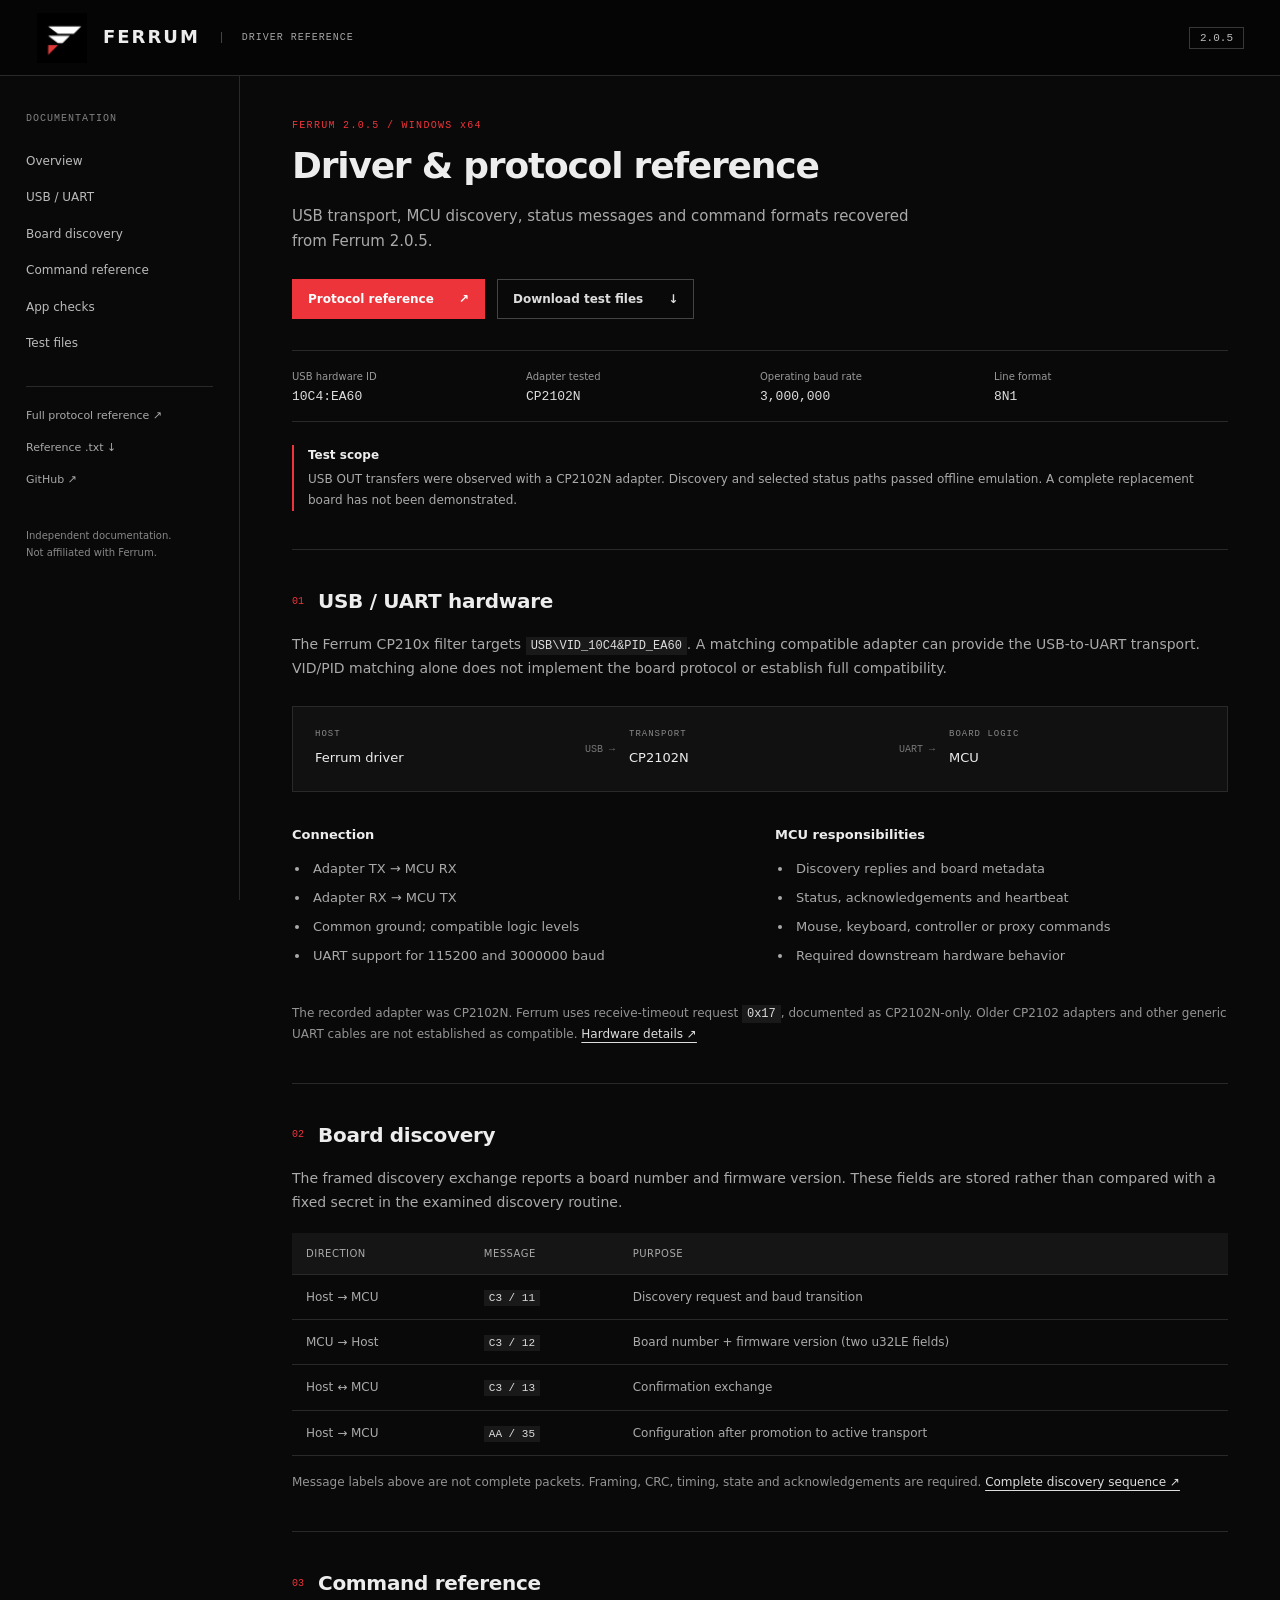
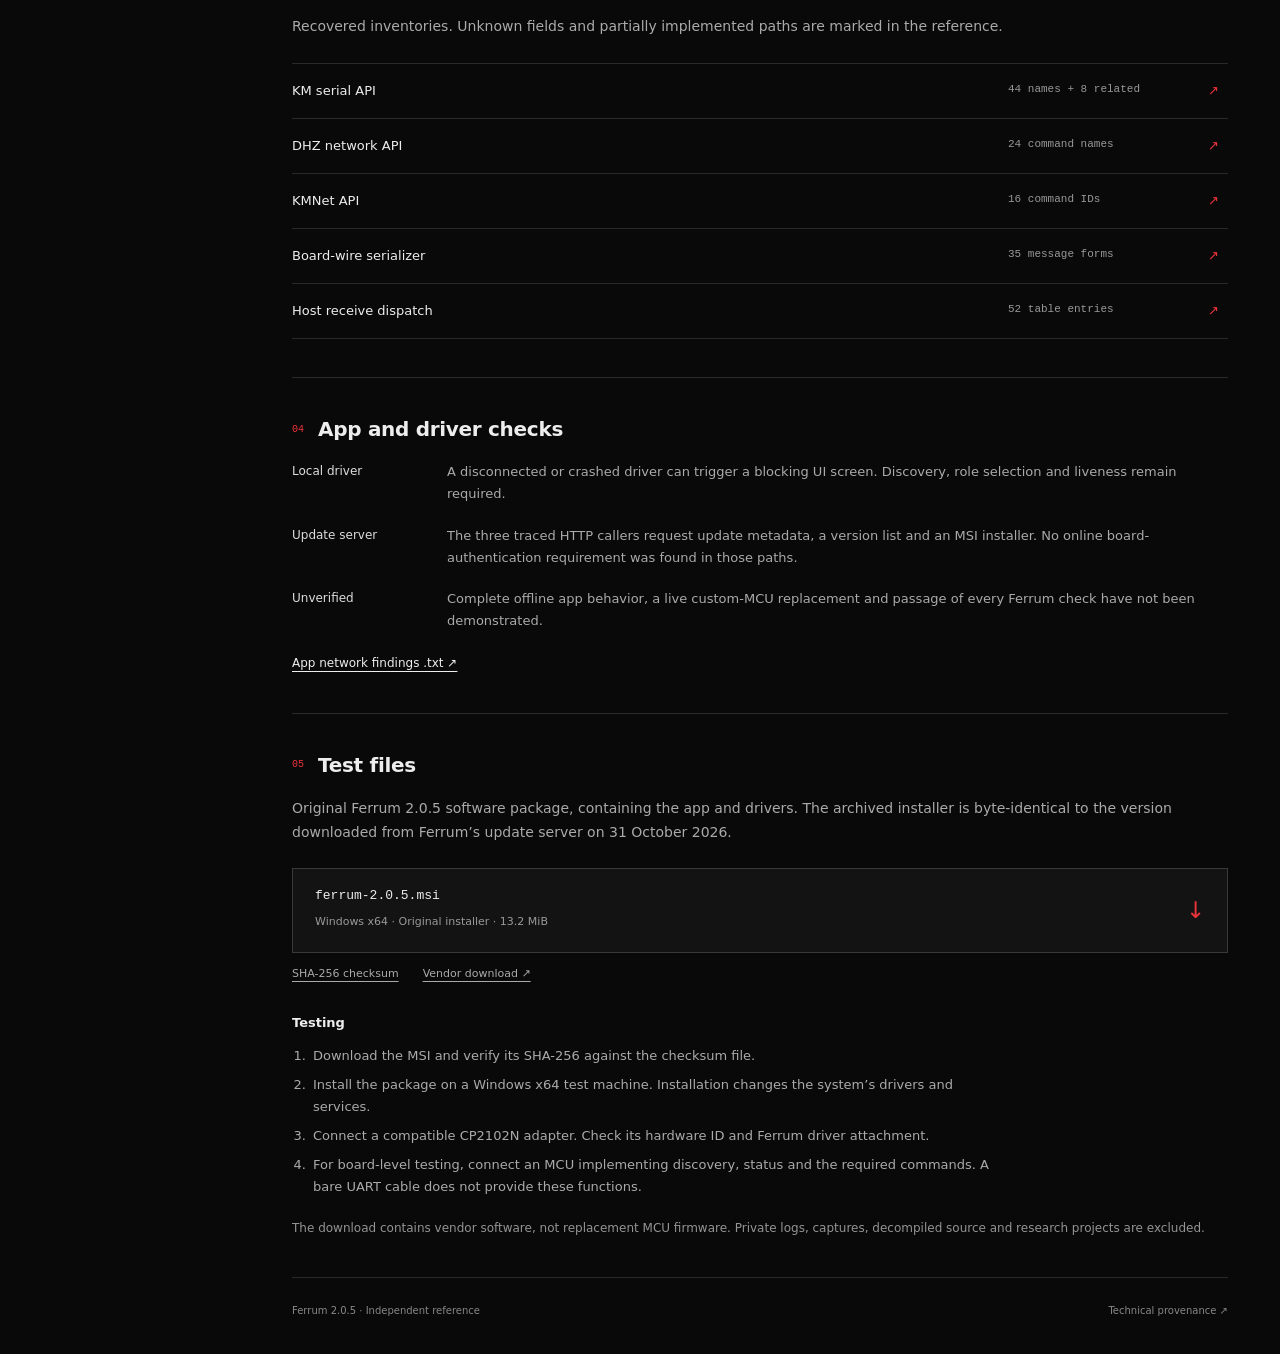
<file: index.html>
<!doctype html>
<html lang="en"><head><meta charset="utf-8"><meta name="viewport" content="width=device-width,initial-scale=1"><meta name="description" content="Ferrum 2.0.5 driver protocol, CP2102N hardware requirements, command reference and original installer."><meta name="theme-color" content="#090909"><title>Ferrum — Driver reference</title><link rel="icon" href="logo.png" type="image/png"><link rel="stylesheet" href="style.css"></head><body>
<a class="skip" href="#main">Skip to content</a>
<header class="topbar"><a class="brand" href="./"><img src="logo.png" width="52" height="50" alt="Ferrum"><span>FERRUM</span><span class="brand-sub">DRIVER REFERENCE</span></a><span class="version">2.0.5</span></header>
<div class="layout"><nav class="sidebar" aria-label="Documentation"><span class="nav-label">DOCUMENTATION</span><a href="#overview">Overview</a><a href="#hardware">USB / UART</a><a href="#discovery">Board discovery</a><a href="#commands">Command reference</a><a href="#checks">App checks</a><a href="#downloads">Test files</a><div class="nav-secondary"><a href="reference.html">Full protocol reference ↗</a><a href="reference.txt" download>Reference .txt ↓</a><a href="https://github.com/terrafirma2021/ferrum-guide">GitHub ↗</a></div><p class="sidebar-note">Independent documentation.<br>Not affiliated with Ferrum.</p></nav>
<main id="main"><section id="overview" class="overview"><p class="eyebrow">FERRUM 2.0.5 / WINDOWS x64</p><h1>Driver &amp; protocol reference</h1><p class="lead">USB transport, MCU discovery, status messages and command formats recovered from Ferrum 2.0.5.</p><div class="actions"><a class="button" href="reference.html">Protocol reference <span>↗</span></a><a class="button secondary" href="#downloads">Download test files <span>↓</span></a></div>
<dl class="facts"><div><dt>USB hardware ID</dt><dd>10C4:EA60</dd></div><div><dt>Adapter tested</dt><dd>CP2102N</dd></div><div><dt>Operating baud rate</dt><dd>3,000,000</dd></div><div><dt>Line format</dt><dd>8N1</dd></div></dl><p class="evidence"><strong>Test scope</strong>USB OUT transfers were observed with a CP2102N adapter. Discovery and selected status paths passed offline emulation. A complete replacement board has not been demonstrated.</p></section>
<section id="hardware"><div class="section-title"><span>01</span><h2>USB / UART hardware</h2></div><p>The Ferrum CP210x filter targets <code>USB\VID_10C4&amp;PID_EA60</code>. A matching compatible adapter can provide the USB-to-UART transport. VID/PID matching alone does not implement the board protocol or establish full compatibility.</p><div class="transport" aria-label="Ferrum driver to CP2102N USB adapter to MCU via UART"><div><small>HOST</small><strong>Ferrum driver</strong></div><span>USB →</span><div><small>TRANSPORT</small><strong>CP2102N</strong></div><span>UART →</span><div><small>BOARD LOGIC</small><strong>MCU</strong></div></div>
<div class="two-column"><div><h3>Connection</h3><ul><li>Adapter TX → MCU RX</li><li>Adapter RX → MCU TX</li><li>Common ground; compatible logic levels</li><li>UART support for 115200 and 3000000 baud</li></ul></div><div><h3>MCU responsibilities</h3><ul><li>Discovery replies and board metadata</li><li>Status, acknowledgements and heartbeat</li><li>Mouse, keyboard, controller or proxy commands</li><li>Required downstream hardware behavior</li></ul></div></div><p class="note">The recorded adapter was CP2102N. Ferrum uses receive-timeout request <code>0x17</code>, documented as CP2102N-only. Older CP2102 adapters and other generic UART cables are not established as compatible. <a href="reference.html#hardware">Hardware details ↗</a></p></section>
<section id="discovery"><div class="section-title"><span>02</span><h2>Board discovery</h2></div><p>The framed discovery exchange reports a board number and firmware version. These fields are stored rather than compared with a fixed secret in the examined discovery routine.</p><div class="table"><table><thead><tr><th>Direction</th><th>Message</th><th>Purpose</th></tr></thead><tbody><tr><td>Host → MCU</td><td><code>C3 / 11</code></td><td>Discovery request and baud transition</td></tr><tr><td>MCU → Host</td><td><code>C3 / 12</code></td><td>Board number + firmware version (two u32LE fields)</td></tr><tr><td>Host ↔ MCU</td><td><code>C3 / 13</code></td><td>Confirmation exchange</td></tr><tr><td>Host → MCU</td><td><code>AA / 35</code></td><td>Configuration after promotion to active transport</td></tr></tbody></table></div><p class="note">Message labels above are not complete packets. Framing, CRC, timing, state and acknowledgements are required. <a href="reference.html#discovery">Complete discovery sequence ↗</a></p></section>
<section id="commands"><div class="section-title"><span>03</span><h2>Command reference</h2></div><p>Recovered inventories. Unknown fields and partially implemented paths are marked in the reference.</p><div class="command-list"><a href="reference.html#serial"><span>KM serial API</span><span>44 names + 8 related</span><b>↗</b></a><a href="reference.html#dhz"><span>DHZ network API</span><span>24 command names</span><b>↗</b></a><a href="reference.html#kmnet"><span>KMNet API</span><span>16 command IDs</span><b>↗</b></a><a href="reference.html#wire"><span>Board-wire serializer</span><span>35 message forms</span><b>↗</b></a><a href="reference.html#receive"><span>Host receive dispatch</span><span>52 table entries</span><b>↗</b></a></div></section>
<section id="checks"><div class="section-title"><span>04</span><h2>App and driver checks</h2></div><dl class="checks"><div><dt>Local driver</dt><dd>A disconnected or crashed driver can trigger a blocking UI screen. Discovery, role selection and liveness remain required.</dd></div><div><dt>Update server</dt><dd>The three traced HTTP callers request update metadata, a version list and an MSI installer. No online board-authentication requirement was found in those paths.</dd></div><div><dt>Unverified</dt><dd>Complete offline app behavior, a live custom-MCU replacement and passage of every Ferrum check have not been demonstrated.</dd></div></dl><a class="inline-link" href="online-checks.txt">App network findings .txt ↗</a></section>
<section id="downloads"><div class="section-title"><span>05</span><h2>Test files</h2></div><p>Original Ferrum 2.0.5 software package, containing the app and drivers. The archived installer is byte-identical to the version downloaded from Ferrum’s update server on 31 October 2026.</p><a class="download" href="downloads/ferrum-2.0.5.msi" download><div><strong>ferrum-2.0.5.msi</strong><small>Windows x64 · Original installer · 13.2 MiB</small></div><span>↓</span></a><div class="download-links"><a href="downloads/SHA256SUMS.txt">SHA-256 checksum</a><a href="https://update.xferrum.dev/versions/2.0.5.msi">Vendor download ↗</a></div><h3>Testing</h3><ol class="test-steps"><li>Download the MSI and verify its SHA-256 against the checksum file.</li><li>Install the package on a Windows x64 test machine. Installation changes the system’s drivers and services.</li><li>Connect a compatible CP2102N adapter. Check its hardware ID and Ferrum driver attachment.</li><li>For board-level testing, connect an MCU implementing discovery, status and the required commands. A bare UART cable does not provide these functions.</li></ol><p class="note">The download contains vendor software, not replacement MCU firmware. Private logs, captures, decompiled source and research projects are excluded.</p></section>
<footer><span>Ferrum 2.0.5 · Independent reference</span><a href="reference.html#provenance">Technical provenance ↗</a></footer></main></div></body></html>
</file>
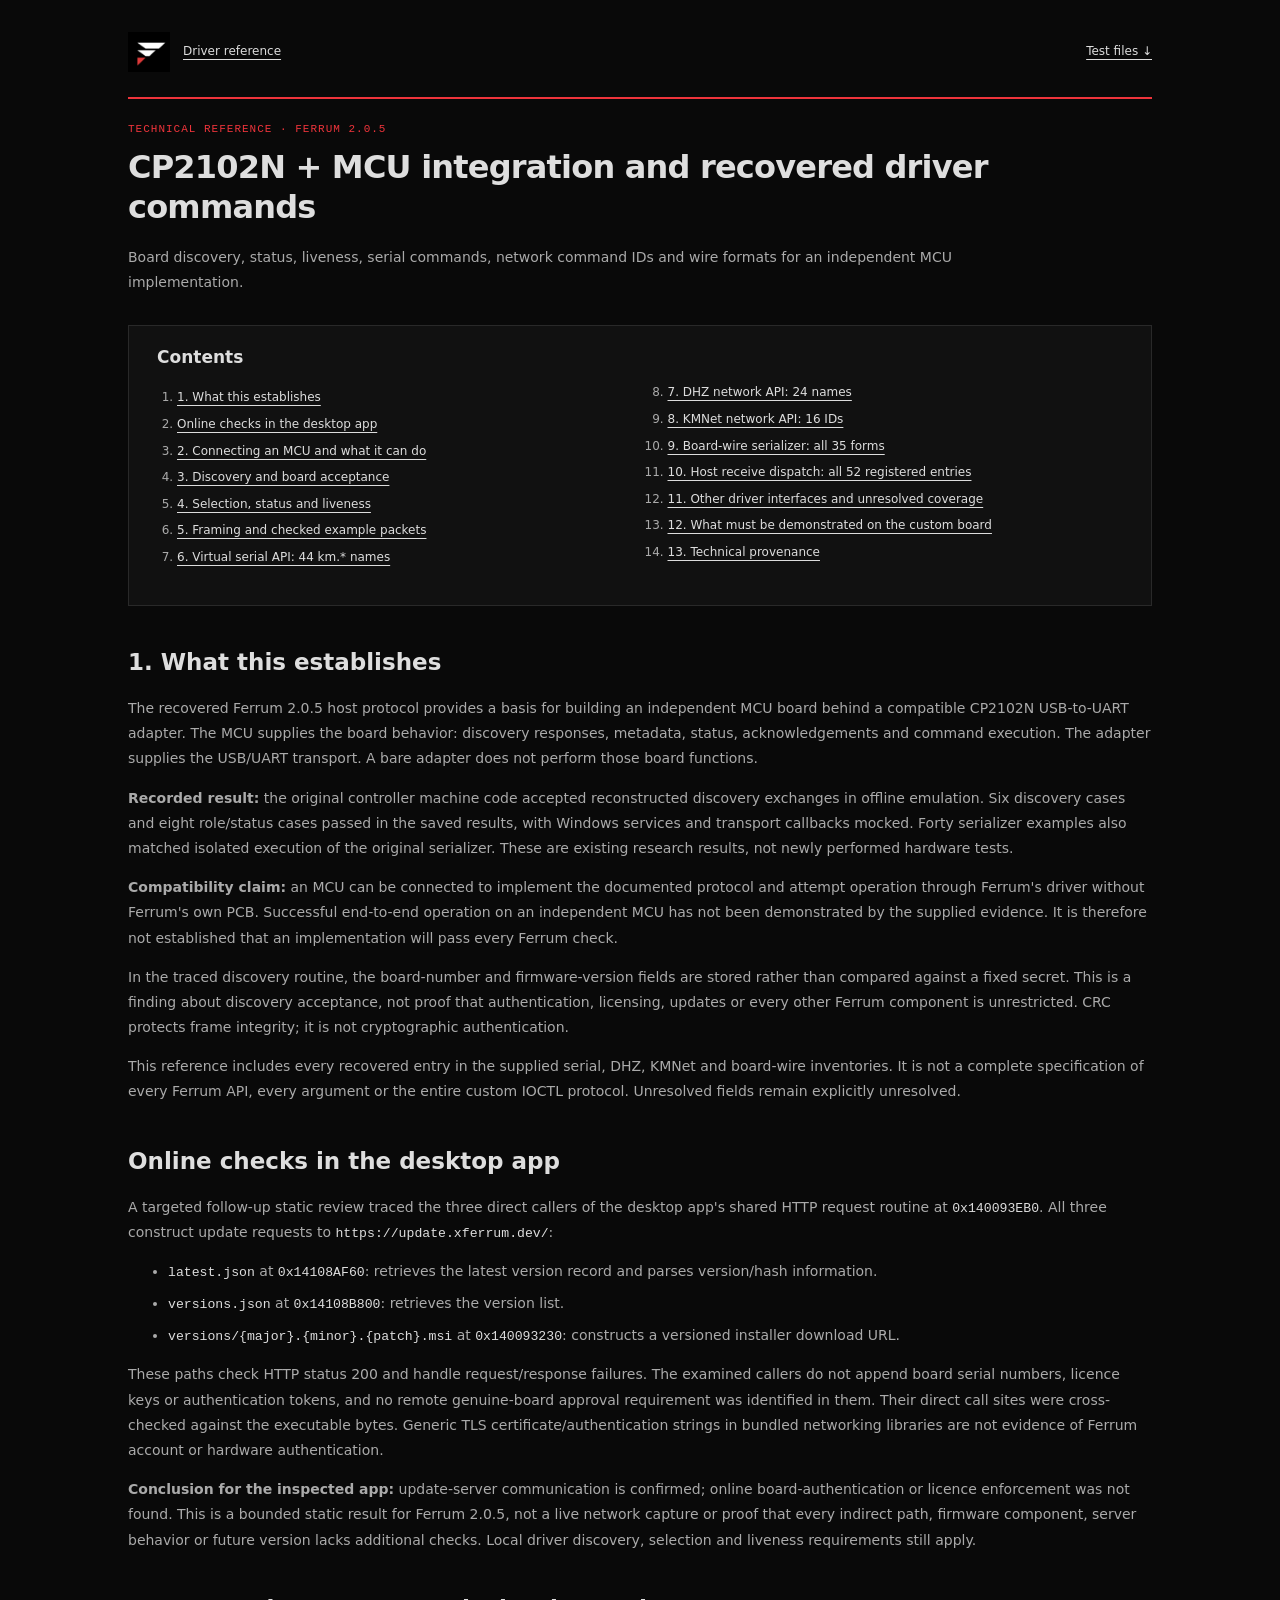
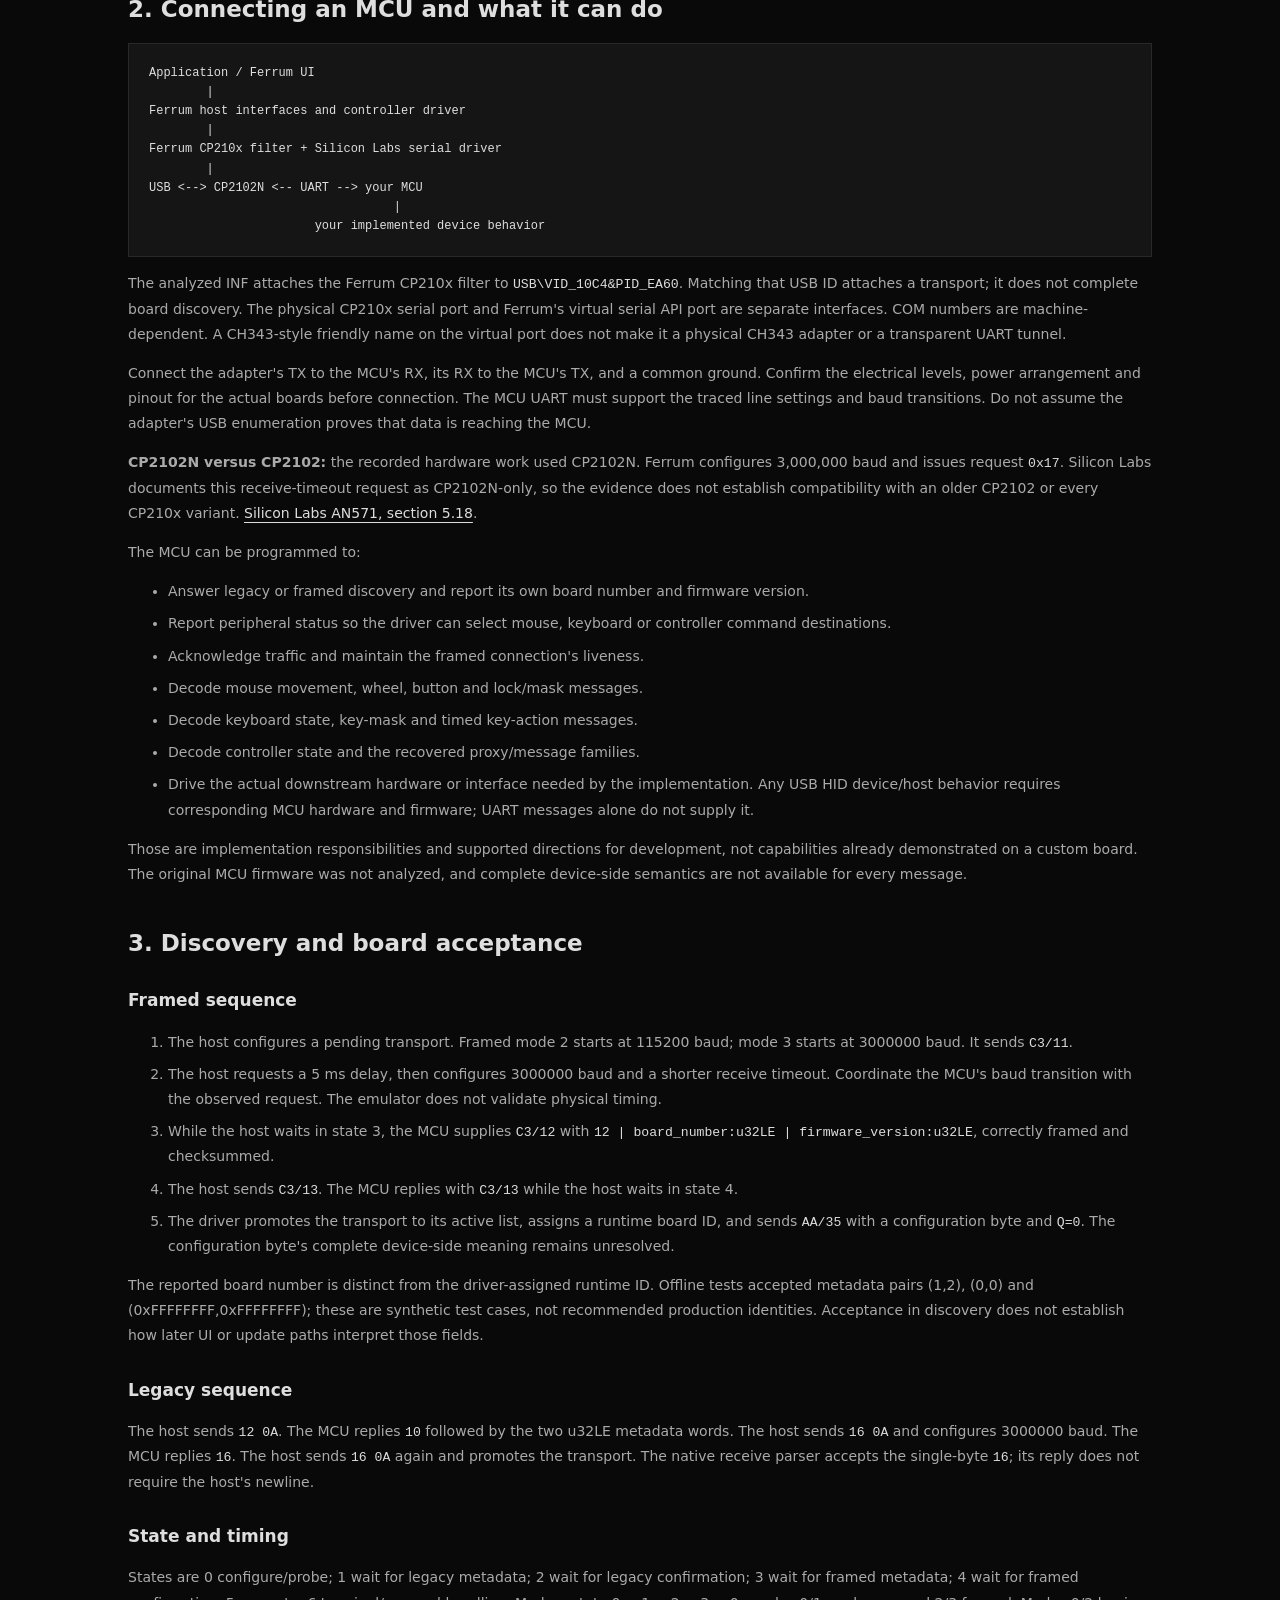
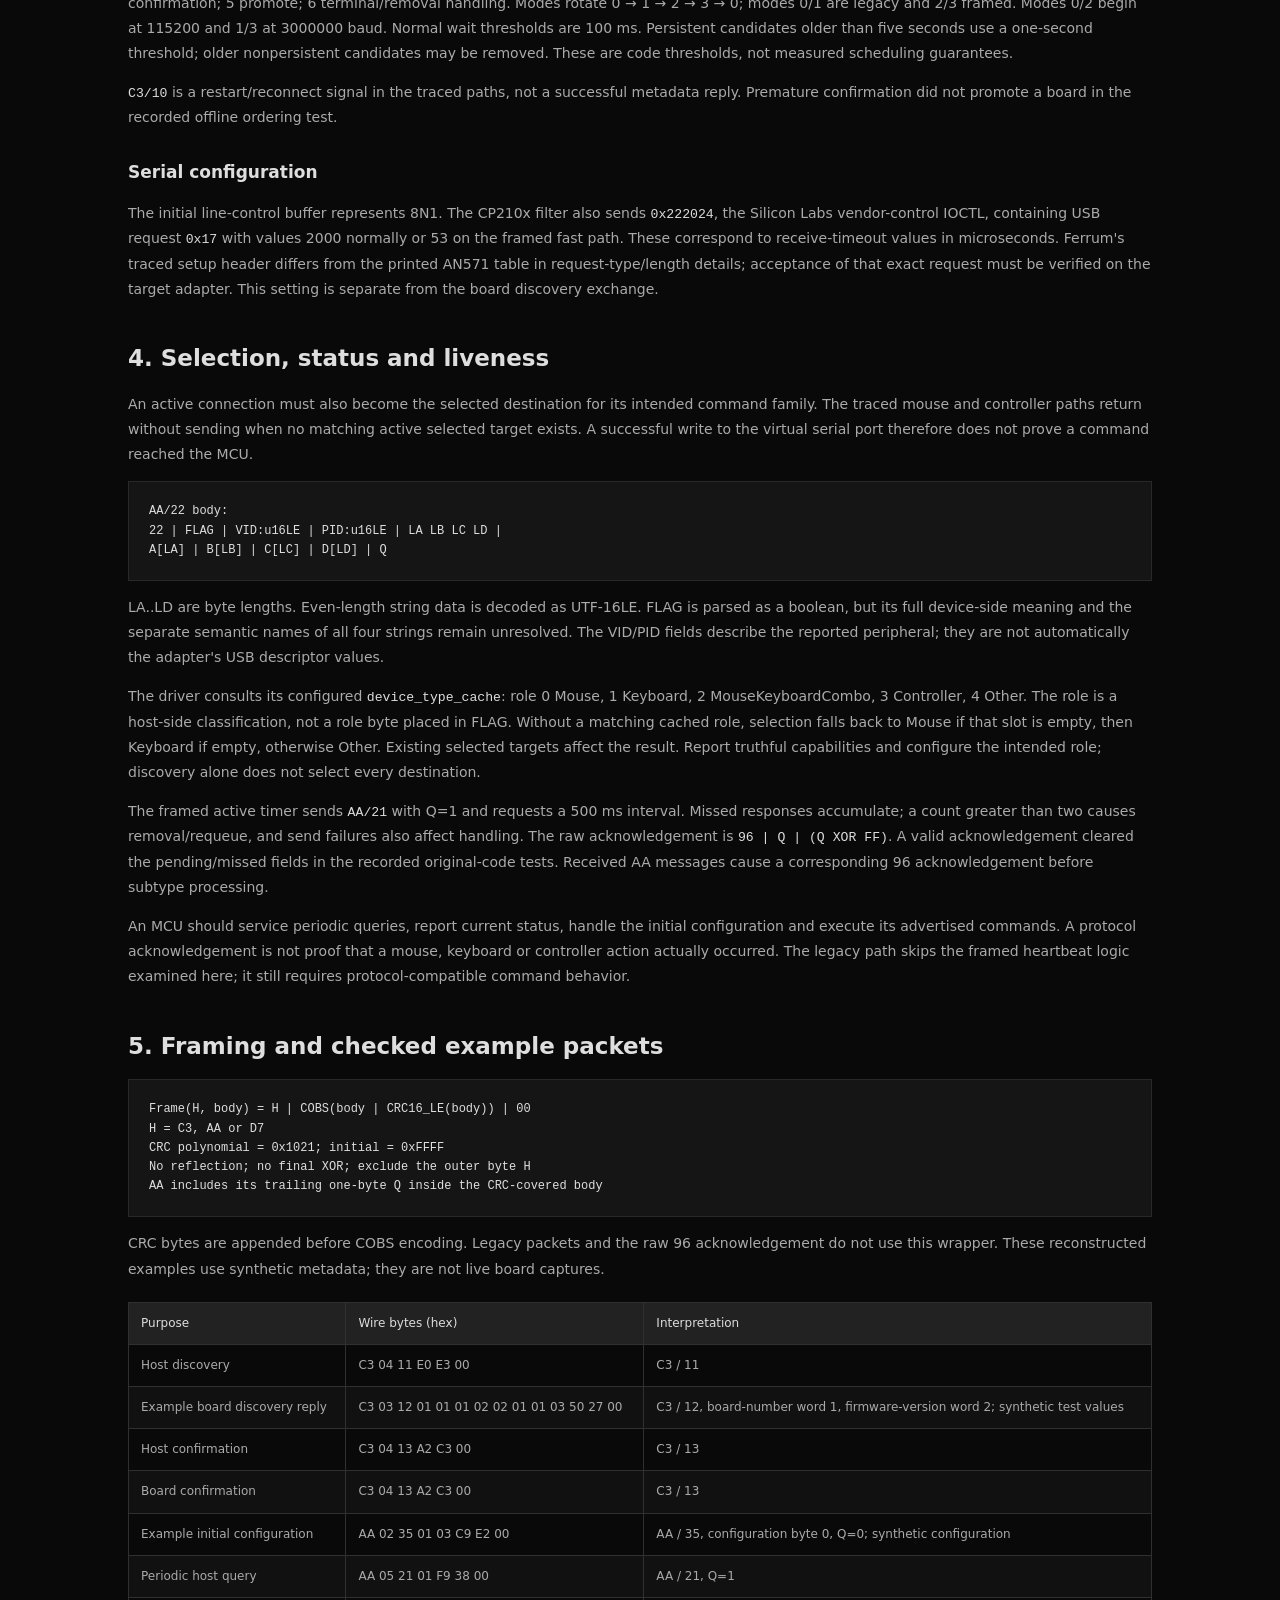
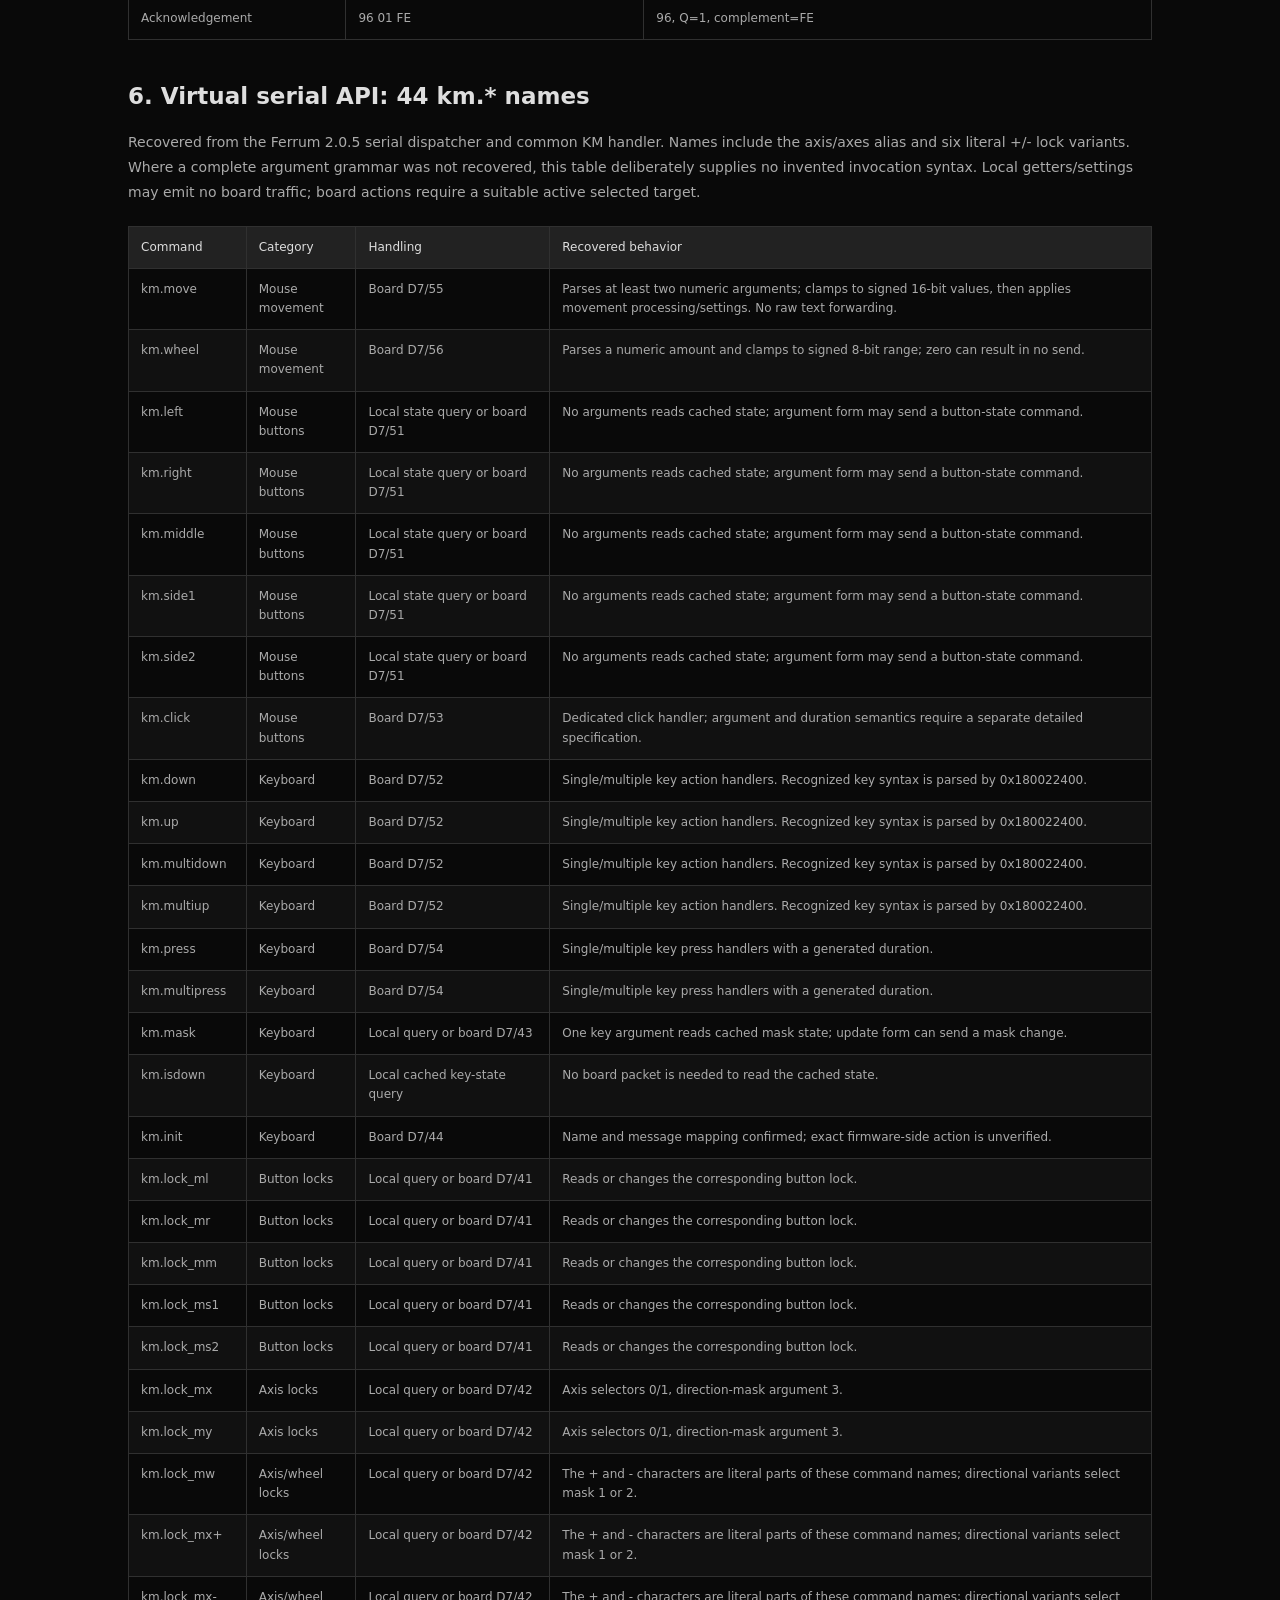
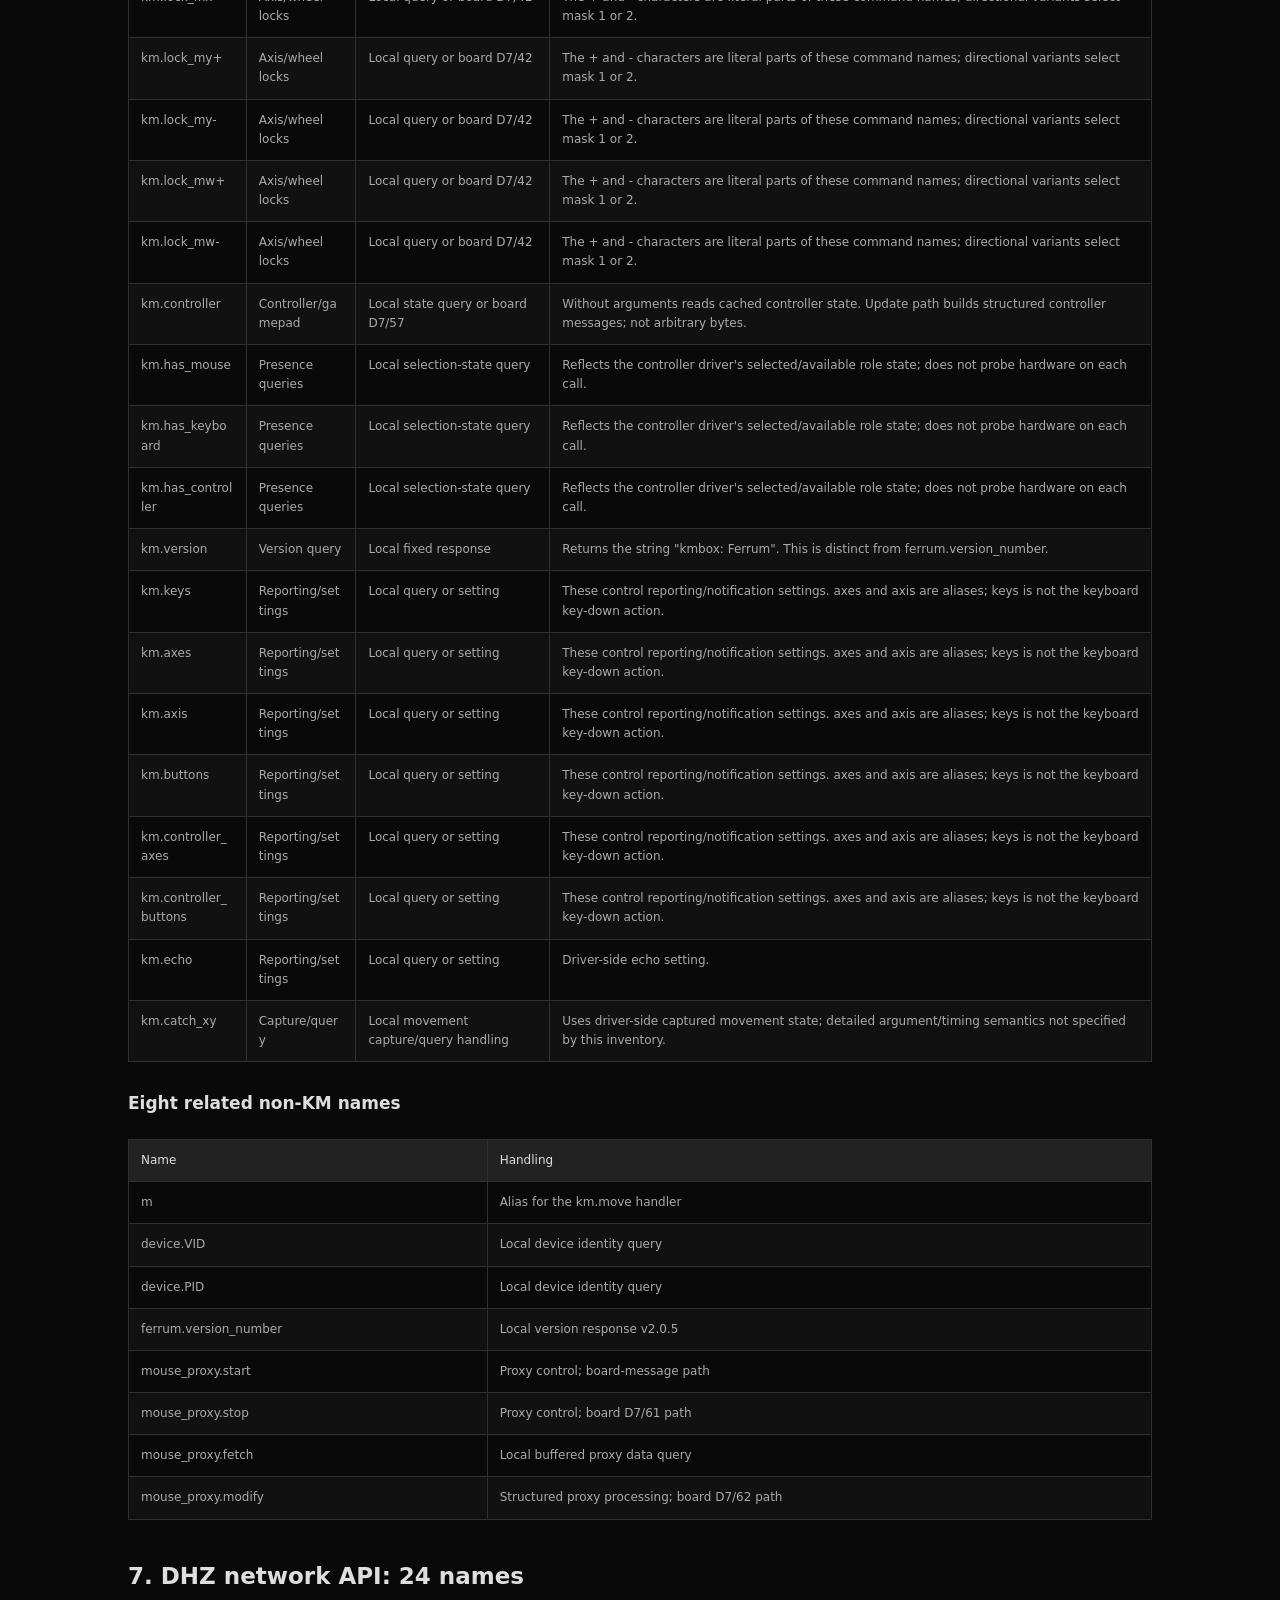
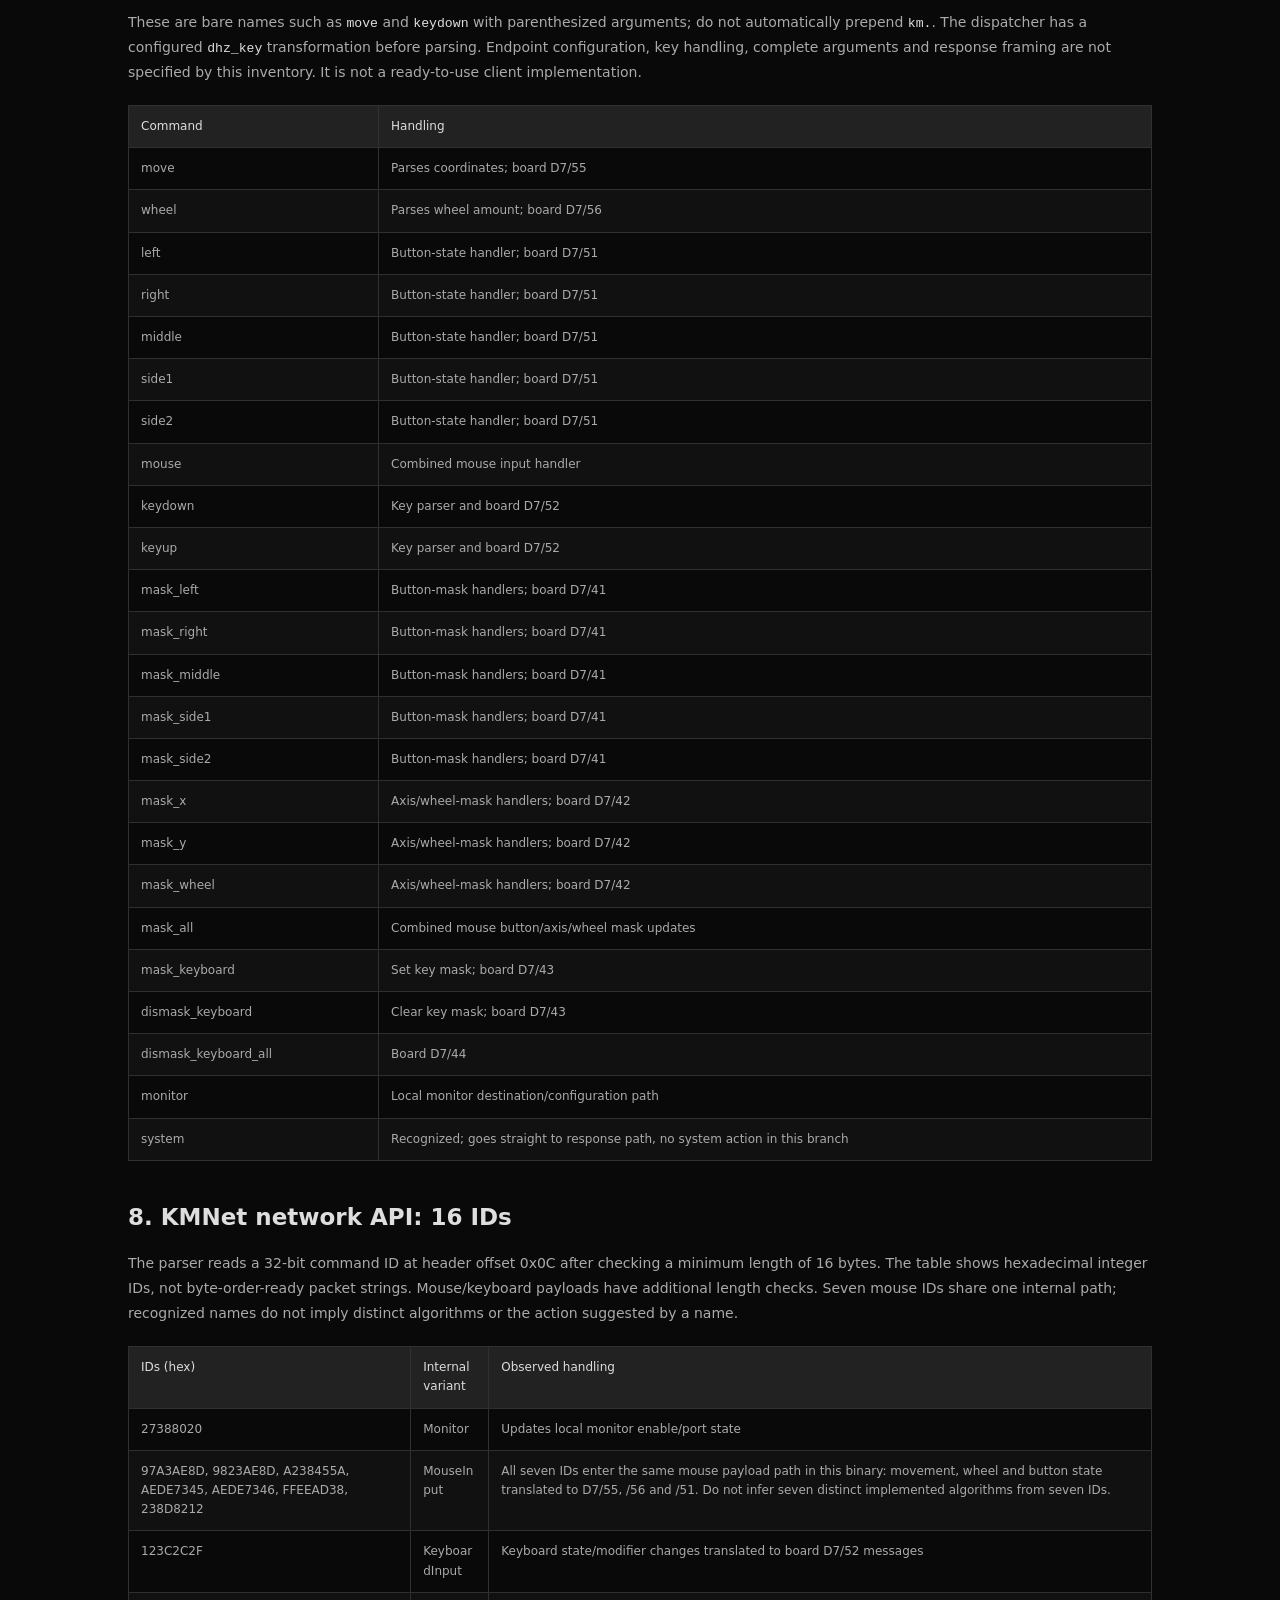
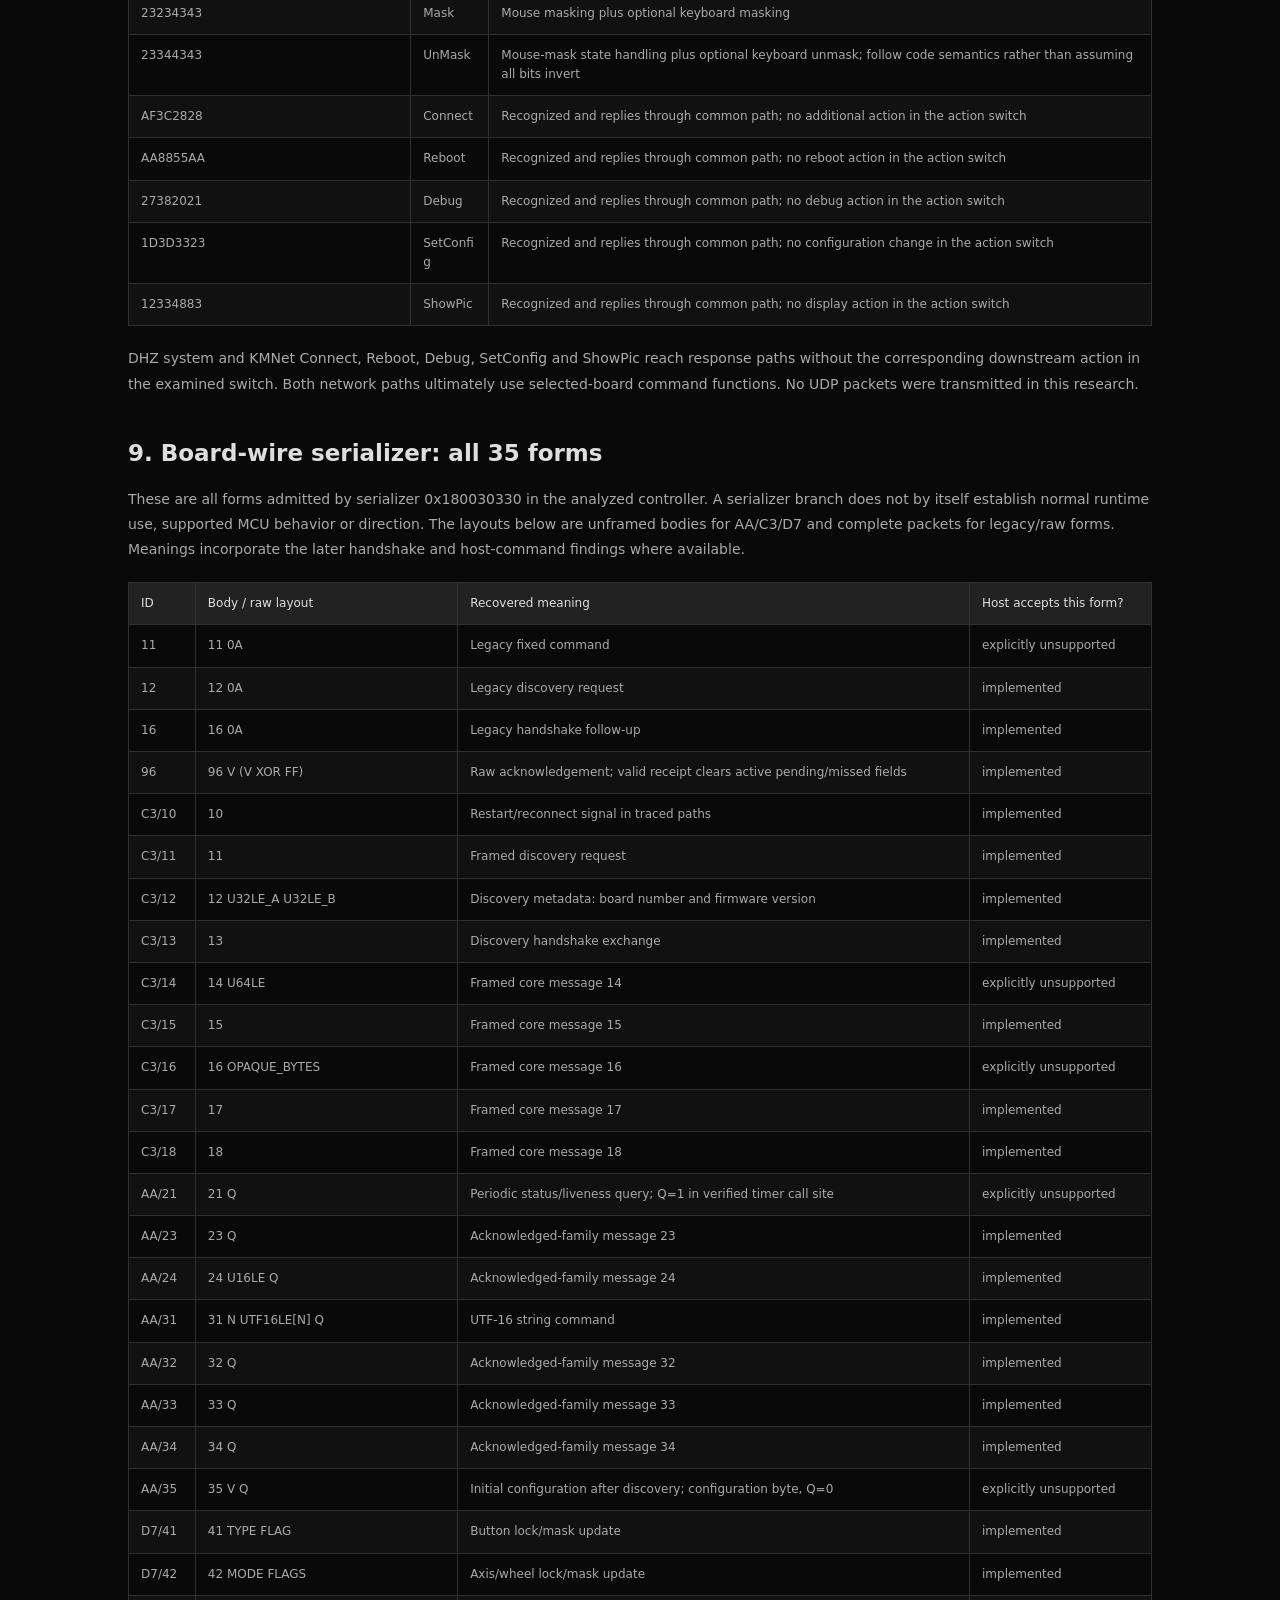
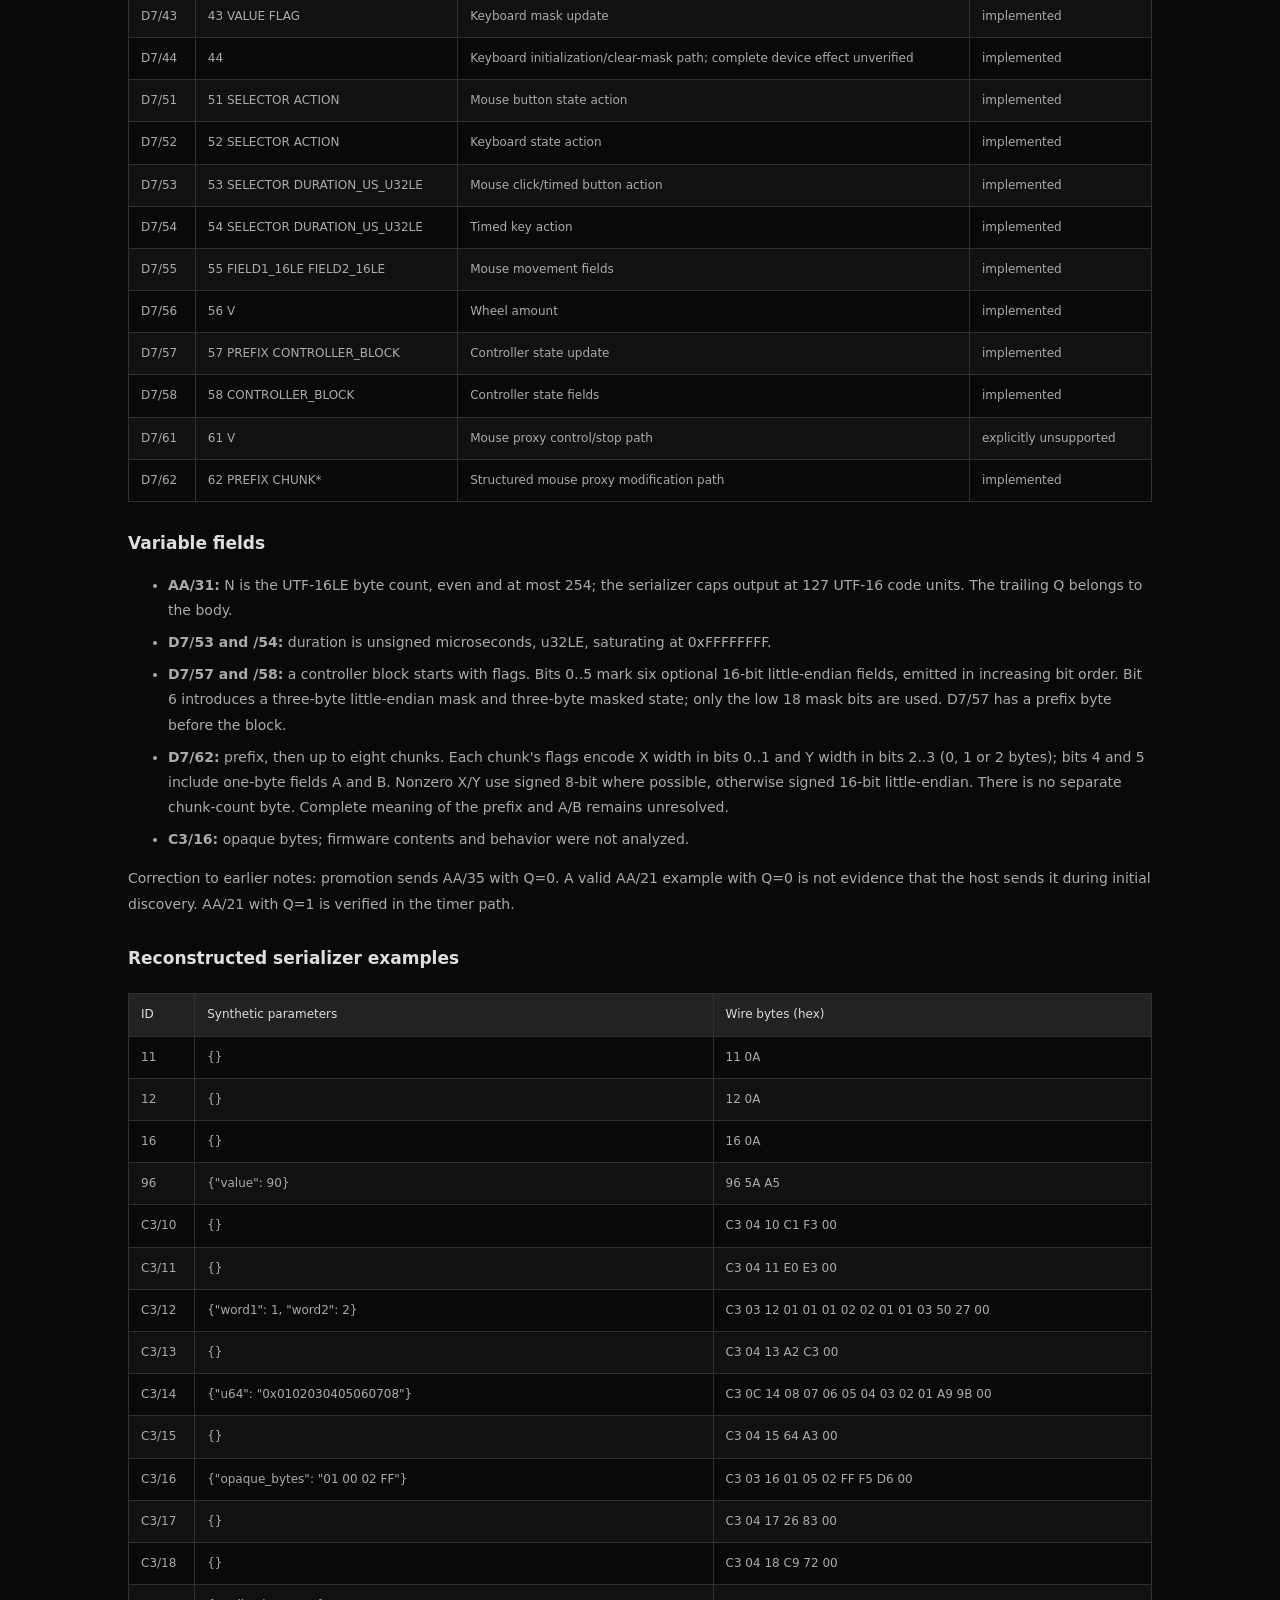
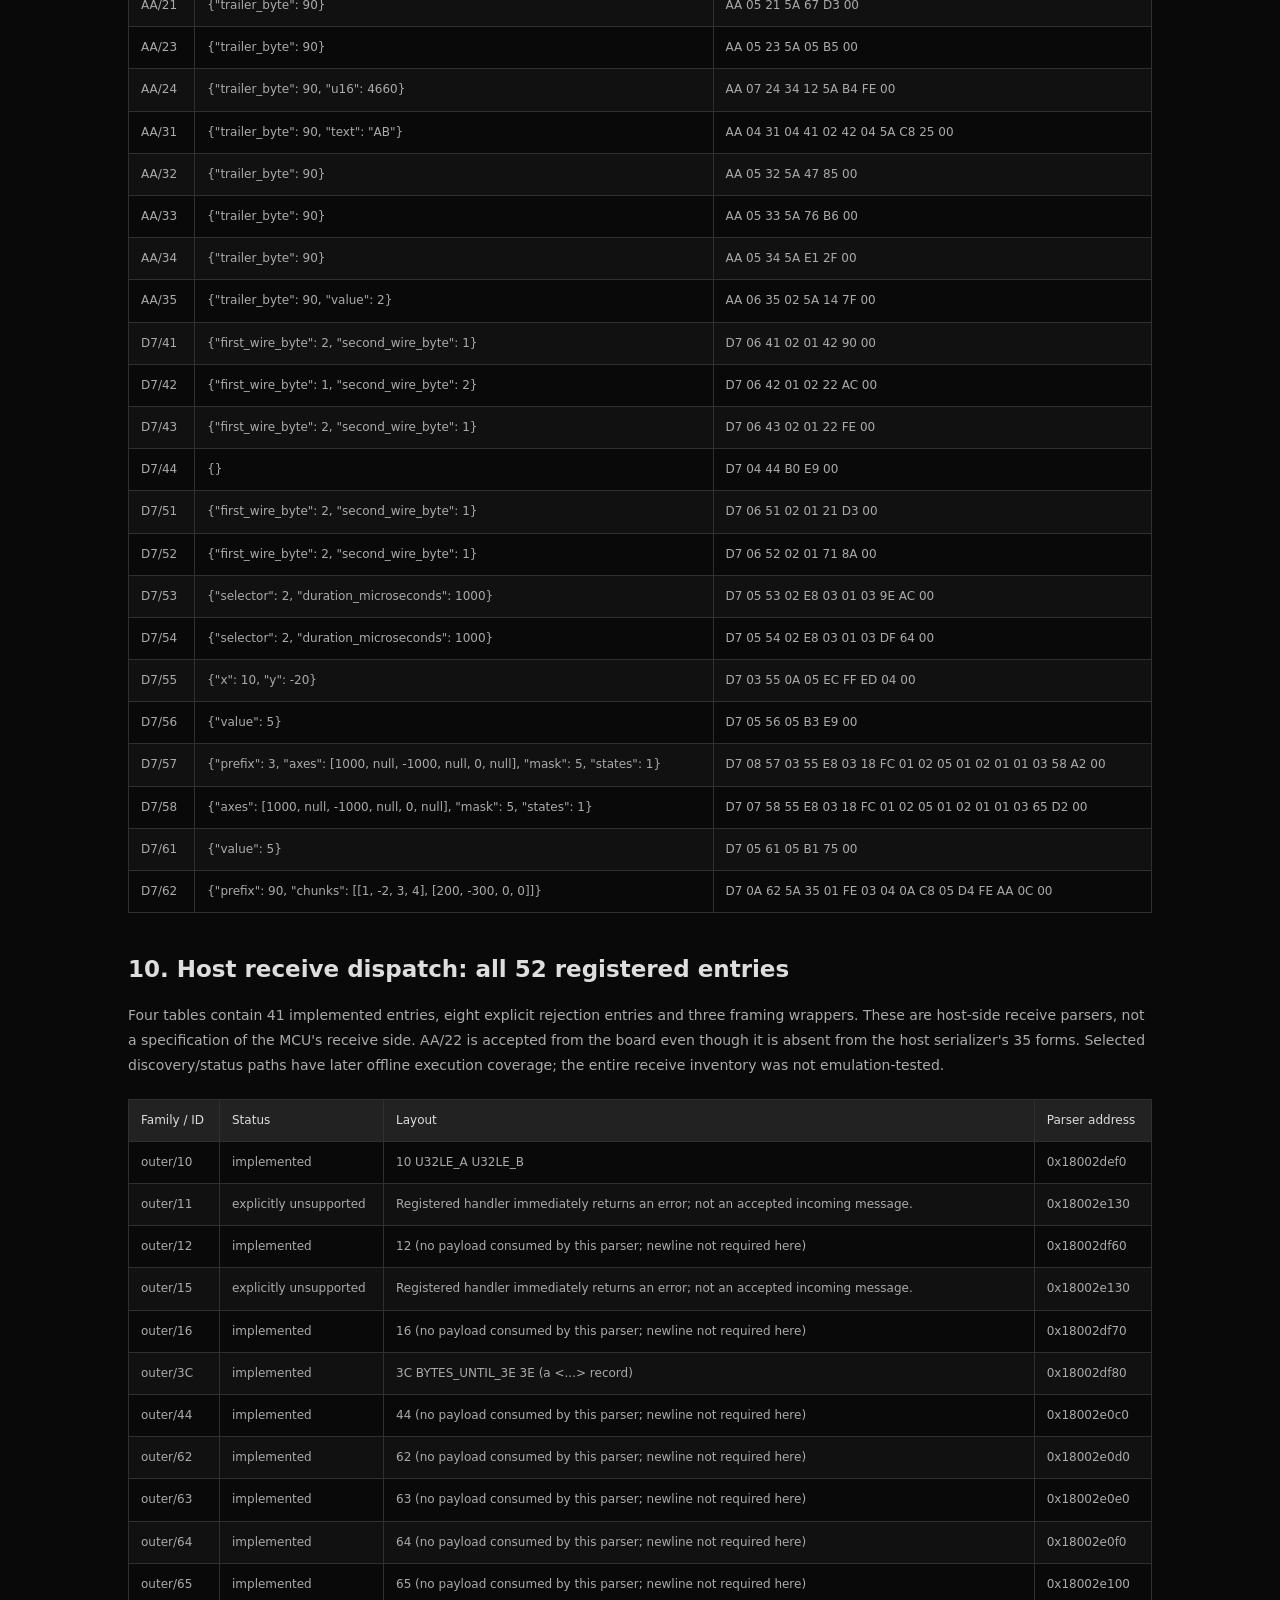
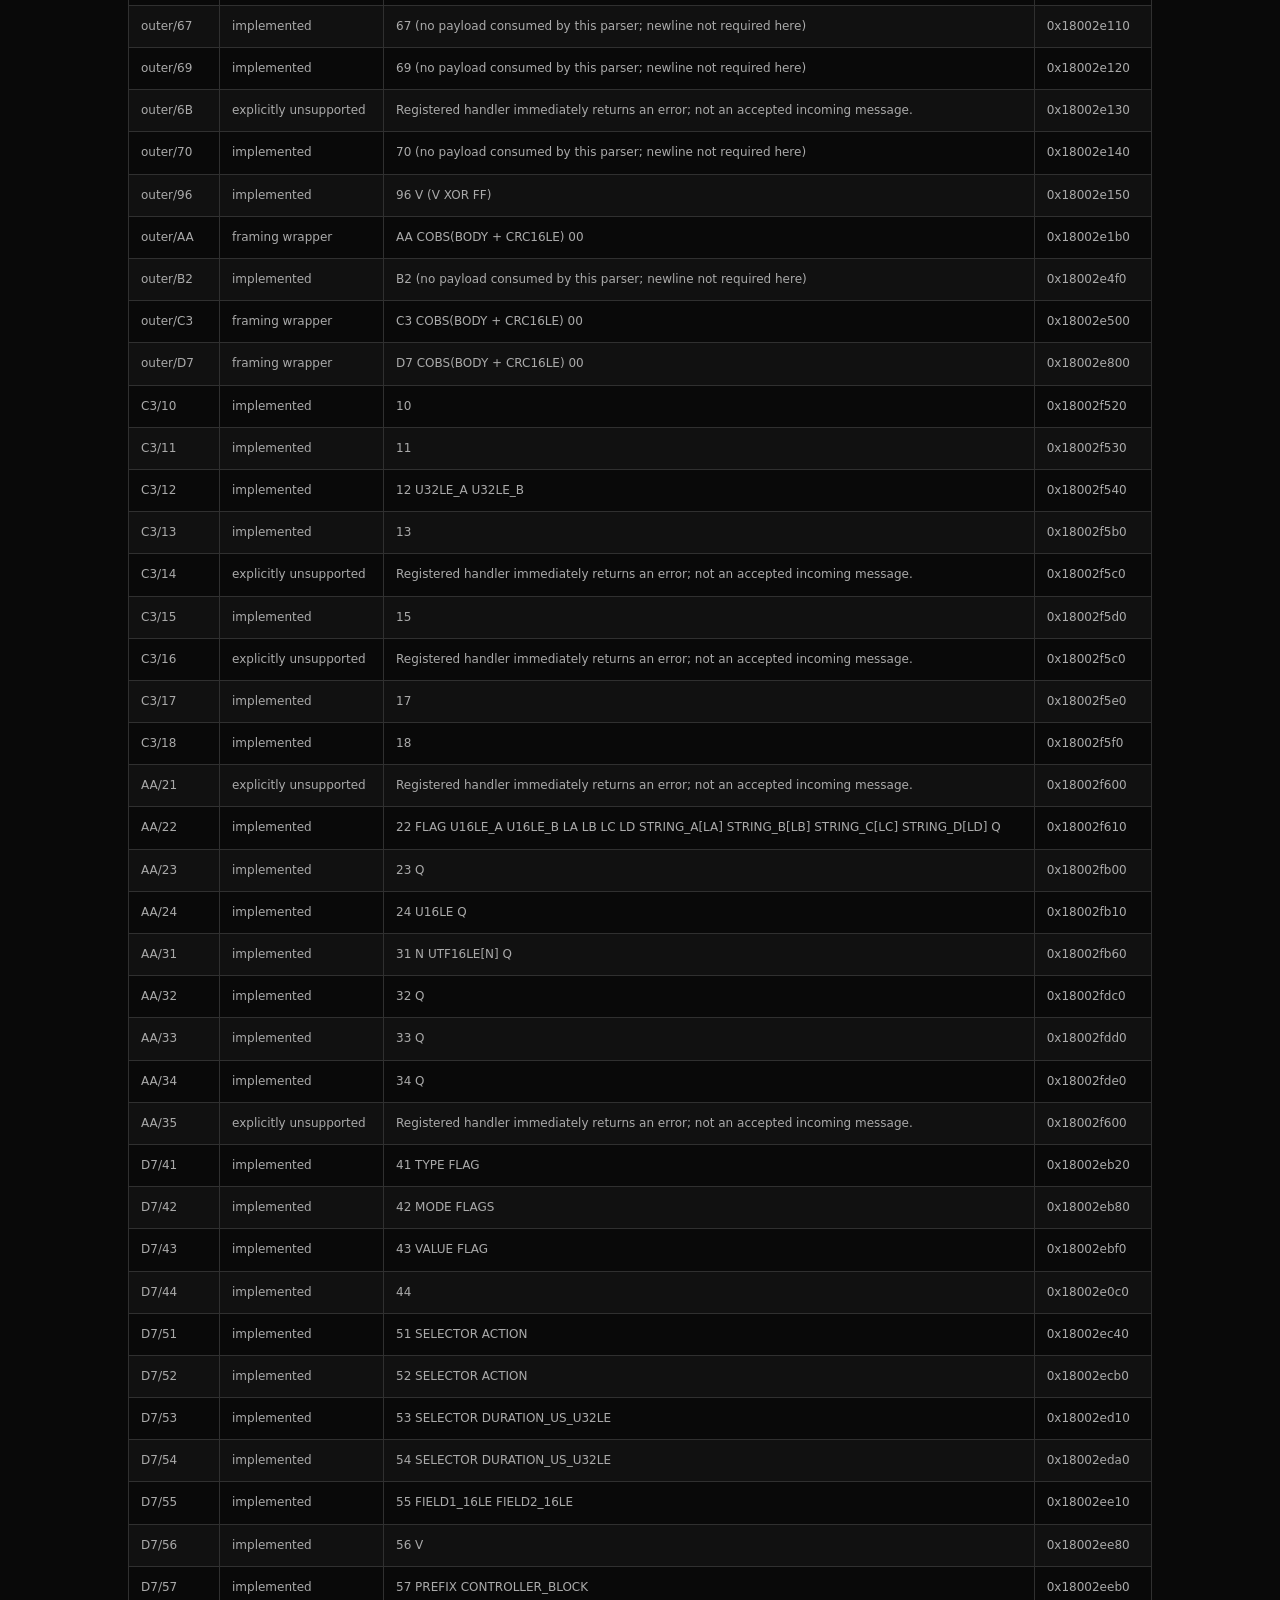
<file: reference.html>
<!doctype html><html lang="en"><head><meta charset="utf-8"><meta name="viewport" content="width=device-width,initial-scale=1"><title>Ferrum 2.0.5 — CP2102N and MCU protocol reference</title><link rel="icon" href="logo.png" type="image/png"><style>
:root{color-scheme:dark}*{box-sizing:border-box}html{scroll-padding-top:30px}body{margin:0;background:#090909;color:#dedede;font:14px/1.8 system-ui,-apple-system,Segoe UI,sans-serif}main{max-width:1120px;margin:0 auto;padding:32px 48px 60px}header{border-top:2px solid #ee343b;padding-top:24px}h1{font-size:32px;line-height:1.25;font-weight:600;letter-spacing:-.8px;margin:12px 0 18px}h2{font-size:23px;line-height:1.3;font-weight:600;margin:42px 0 18px}h3{font-size:17px;margin:26px 0 12px}.eyebrow{color:#ee343b;font:11px ui-monospace,Consolas,monospace;letter-spacing:1px}.subtitle,p,li{color:#aaa}.subtitle{max-width:850px}nav{background:#111;border:1px solid #292929;padding:20px 28px;margin:30px 0}nav h2{margin:0;font-size:17px}nav ol{columns:2;column-gap:35px;padding-left:20px}nav li{break-inside:avoid;margin:5px 0;font-size:12px}a{color:#ddd;text-underline-offset:4px}a:hover{color:#fff}a:focus-visible{outline:2px solid #ee343b;outline-offset:4px}pre{background:#151515;border:1px solid #292929;padding:20px;white-space:pre-wrap;overflow-wrap:anywhere;font-size:12px;line-height:1.6}code{font:.94em ui-monospace,Consolas,monospace;overflow-wrap:anywhere;color:#ddd}p,li{overflow-wrap:anywhere}li{margin-bottom:7px}.table{overflow-x:auto;margin:20px 0}table{width:100%;border-collapse:collapse;font-size:12px;line-height:1.6}th{background:#222;color:#ddd;text-align:left;font-weight:500}td,th{padding:11px 12px;border:1px solid #303030;vertical-align:top;overflow-wrap:anywhere}td{color:#aaa}tr:nth-child(even) td{background:#111}blockquote{border-left:2px solid #ee343b;padding:14px 22px;margin:24px 0;background:#111}section{scroll-margin-top:25px}footer{border-top:1px solid #292929;margin-top:40px;padding-top:18px;color:#999;font-size:12px}.doc-bar{display:flex;align-items:center;gap:13px;font-size:12px;margin-bottom:25px}.doc-bar img{width:42px;height:40px}.doc-bar a:last-child{margin-left:auto}@media(max-width:700px){main{padding:18px 20px 40px}h1{font-size:27px}nav{padding:18px}nav ol{columns:1}table{min-width:650px}.doc-bar{font-size:11px}}@media print{body{background:white;color:black;font-size:10pt}main{padding:0;max-width:none}p,li,td,code,.subtitle{color:#222}nav{break-after:page}h2,h3{break-after:avoid}tr{break-inside:avoid}thead{display:table-header-group}.table{overflow:visible}table{font-size:8pt}th,pre,nav,tr:nth-child(even) td{background:#eee;color:black}a{color:inherit}.doc-bar{display:none}}
</style></head><body><main><div class="doc-bar"><img src="logo.png" alt="Ferrum"><a href="./">Driver reference</a><a href="./#downloads">Test files ↓</a></div><header><div class="eyebrow">TECHNICAL REFERENCE · FERRUM 2.0.5</div><h1>CP2102N + MCU integration and recovered driver commands</h1><p class="subtitle">Board discovery, status, liveness, serial commands, network command IDs and wire formats for an independent MCU implementation.</p></header><nav aria-label="Contents"><h2>Contents</h2><ol><li><a href="#scope">1. What this establishes</a></li><li><a href="#online">Online checks in the desktop app</a></li><li><a href="#hardware">2. Connecting an MCU and what it can do</a></li><li><a href="#discovery">3. Discovery and board acceptance</a></li><li><a href="#status">4. Selection, status and liveness</a></li><li><a href="#framing">5. Framing and checked example packets</a></li><li><a href="#serial">6. Virtual serial API: 44 km.* names</a></li><li><a href="#dhz">7. DHZ network API: 24 names</a></li><li><a href="#kmnet">8. KMNet network API: 16 IDs</a></li><li><a href="#wire">9. Board-wire serializer: all 35 forms</a></li><li><a href="#receive">10. Host receive dispatch: all 52 registered entries</a></li><li><a href="#ioctl">11. Other driver interfaces and unresolved coverage</a></li><li><a href="#validation">12. What must be demonstrated on the custom board</a></li><li><a href="#provenance">13. Technical provenance</a></li></ol></nav><section id="scope"><h2>1. What this establishes</h2>
<p>The recovered Ferrum 2.0.5 host protocol provides a basis for building an independent MCU board behind a compatible CP2102N USB-to-UART adapter. The MCU supplies the board behavior: discovery responses, metadata, status, acknowledgements and command execution. The adapter supplies the USB/UART transport. A bare adapter does not perform those board functions.</p>
<p><strong>Recorded result:</strong> the original controller machine code accepted reconstructed discovery exchanges in offline emulation. Six discovery cases and eight role/status cases passed in the saved results, with Windows services and transport callbacks mocked. Forty serializer examples also matched isolated execution of the original serializer. These are existing research results, not newly performed hardware tests.</p>
<p><strong>Compatibility claim:</strong> an MCU can be connected to implement the documented protocol and attempt operation through Ferrum's driver without Ferrum's own PCB. Successful end-to-end operation on an independent MCU has not been demonstrated by the supplied evidence. It is therefore not established that an implementation will pass every Ferrum check.</p>
<p>In the traced discovery routine, the board-number and firmware-version fields are stored rather than compared against a fixed secret. This is a finding about discovery acceptance, not proof that authentication, licensing, updates or every other Ferrum component is unrestricted. CRC protects frame integrity; it is not cryptographic authentication.</p>
<p>This reference includes every recovered entry in the supplied serial, DHZ, KMNet and board-wire inventories. It is not a complete specification of every Ferrum API, every argument or the entire custom IOCTL protocol. Unresolved fields remain explicitly unresolved.</p>
</section><section id="online"><h2>Online checks in the desktop app</h2>
<p>A targeted follow-up static review traced the three direct callers of the desktop app's shared HTTP request routine at <code>0x140093EB0</code>. All three construct update requests to <code>https://update.xferrum.dev/</code>:</p>
<ul><li><code>latest.json</code> at <code>0x14108AF60</code>: retrieves the latest version record and parses version/hash information.</li><li><code>versions.json</code> at <code>0x14108B800</code>: retrieves the version list.</li><li><code>versions/{major}.{minor}.{patch}.msi</code> at <code>0x140093230</code>: constructs a versioned installer download URL.</li></ul>
<p>These paths check HTTP status 200 and handle request/response failures. The examined callers do not append board serial numbers, licence keys or authentication tokens, and no remote genuine-board approval requirement was identified in them. Their direct call sites were cross-checked against the executable bytes. Generic TLS certificate/authentication strings in bundled networking libraries are not evidence of Ferrum account or hardware authentication.</p>
<p><strong>Conclusion for the inspected app:</strong> update-server communication is confirmed; online board-authentication or licence enforcement was not found. This is a bounded static result for Ferrum 2.0.5, not a live network capture or proof that every indirect path, firmware component, server behavior or future version lacks additional checks. Local driver discovery, selection and liveness requirements still apply.</p>
</section><section id="hardware"><h2>2. Connecting an MCU and what it can do</h2>
<pre>Application / Ferrum UI
        |
Ferrum host interfaces and controller driver
        |
Ferrum CP210x filter + Silicon Labs serial driver
        |
USB &lt;--&gt; CP2102N &lt;-- UART --&gt; your MCU
                                  |
                       your implemented device behavior</pre>
<p>The analyzed INF attaches the Ferrum CP210x filter to <code>USB\VID_10C4&amp;PID_EA60</code>. Matching that USB ID attaches a transport; it does not complete board discovery. The physical CP210x serial port and Ferrum's virtual serial API port are separate interfaces. COM numbers are machine-dependent. A CH343-style friendly name on the virtual port does not make it a physical CH343 adapter or a transparent UART tunnel.</p>
<p>Connect the adapter's TX to the MCU's RX, its RX to the MCU's TX, and a common ground. Confirm the electrical levels, power arrangement and pinout for the actual boards before connection. The MCU UART must support the traced line settings and baud transitions. Do not assume the adapter's USB enumeration proves that data is reaching the MCU.</p>
<p><strong>CP2102N versus CP2102:</strong> the recorded hardware work used CP2102N. Ferrum configures 3,000,000 baud and issues request <code>0x17</code>. Silicon Labs documents this receive-timeout request as CP2102N-only, so the evidence does not establish compatibility with an older CP2102 or every CP210x variant. <a href="https://www.silabs.com/documents/public/application-notes/AN571.pdf">Silicon Labs AN571, section 5.18</a>.</p>
<p>The MCU can be programmed to:</p>
<ul><li>Answer legacy or framed discovery and report its own board number and firmware version.</li><li>Report peripheral status so the driver can select mouse, keyboard or controller command destinations.</li><li>Acknowledge traffic and maintain the framed connection's liveness.</li><li>Decode mouse movement, wheel, button and lock/mask messages.</li><li>Decode keyboard state, key-mask and timed key-action messages.</li><li>Decode controller state and the recovered proxy/message families.</li><li>Drive the actual downstream hardware or interface needed by the implementation. Any USB HID device/host behavior requires corresponding MCU hardware and firmware; UART messages alone do not supply it.</li></ul>
<p>Those are implementation responsibilities and supported directions for development, not capabilities already demonstrated on a custom board. The original MCU firmware was not analyzed, and complete device-side semantics are not available for every message.</p>
</section><section id="discovery"><h2>3. Discovery and board acceptance</h2>
<h3>Framed sequence</h3><ol>
<li>The host configures a pending transport. Framed mode 2 starts at 115200 baud; mode 3 starts at 3000000 baud. It sends <code>C3/11</code>.</li>
<li>The host requests a 5 ms delay, then configures 3000000 baud and a shorter receive timeout. Coordinate the MCU's baud transition with the observed request. The emulator does not validate physical timing.</li>
<li>While the host waits in state 3, the MCU supplies <code>C3/12</code> with <code>12 | board_number:u32LE | firmware_version:u32LE</code>, correctly framed and checksummed.</li>
<li>The host sends <code>C3/13</code>. The MCU replies with <code>C3/13</code> while the host waits in state 4.</li>
<li>The driver promotes the transport to its active list, assigns a runtime board ID, and sends <code>AA/35</code> with a configuration byte and <code>Q=0</code>. The configuration byte's complete device-side meaning remains unresolved.</li></ol>
<p>The reported board number is distinct from the driver-assigned runtime ID. Offline tests accepted metadata pairs (1,2), (0,0) and (0xFFFFFFFF,0xFFFFFFFF); these are synthetic test cases, not recommended production identities. Acceptance in discovery does not establish how later UI or update paths interpret those fields.</p>
<h3>Legacy sequence</h3><p>The host sends <code>12 0A</code>. The MCU replies <code>10</code> followed by the two u32LE metadata words. The host sends <code>16 0A</code> and configures 3000000 baud. The MCU replies <code>16</code>. The host sends <code>16 0A</code> again and promotes the transport. The native receive parser accepts the single-byte <code>16</code>; its reply does not require the host's newline.</p>
<h3>State and timing</h3><p>States are 0 configure/probe; 1 wait for legacy metadata; 2 wait for legacy confirmation; 3 wait for framed metadata; 4 wait for framed confirmation; 5 promote; 6 terminal/removal handling. Modes rotate 0 → 1 → 2 → 3 → 0; modes 0/1 are legacy and 2/3 framed. Modes 0/2 begin at 115200 and 1/3 at 3000000 baud. Normal wait thresholds are 100 ms. Persistent candidates older than five seconds use a one-second threshold; older nonpersistent candidates may be removed. These are code thresholds, not measured scheduling guarantees.</p>
<p><code>C3/10</code> is a restart/reconnect signal in the traced paths, not a successful metadata reply. Premature confirmation did not promote a board in the recorded offline ordering test.</p>
<h3>Serial configuration</h3><p>The initial line-control buffer represents 8N1. The CP210x filter also sends <code>0x222024</code>, the Silicon Labs vendor-control IOCTL, containing USB request <code>0x17</code> with values 2000 normally or 53 on the framed fast path. These correspond to receive-timeout values in microseconds. Ferrum's traced setup header differs from the printed AN571 table in request-type/length details; acceptance of that exact request must be verified on the target adapter. This setting is separate from the board discovery exchange.</p>
</section><section id="status"><h2>4. Selection, status and liveness</h2>
<p>An active connection must also become the selected destination for its intended command family. The traced mouse and controller paths return without sending when no matching active selected target exists. A successful write to the virtual serial port therefore does not prove a command reached the MCU.</p>
<pre>AA/22 body:
22 | FLAG | VID:u16LE | PID:u16LE | LA LB LC LD |
A[LA] | B[LB] | C[LC] | D[LD] | Q</pre>
<p>LA..LD are byte lengths. Even-length string data is decoded as UTF-16LE. FLAG is parsed as a boolean, but its full device-side meaning and the separate semantic names of all four strings remain unresolved. The VID/PID fields describe the reported peripheral; they are not automatically the adapter's USB descriptor values.</p>
<p>The driver consults its configured <code>device_type_cache</code>: role 0 Mouse, 1 Keyboard, 2 MouseKeyboardCombo, 3 Controller, 4 Other. The role is a host-side classification, not a role byte placed in FLAG. Without a matching cached role, selection falls back to Mouse if that slot is empty, then Keyboard if empty, otherwise Other. Existing selected targets affect the result. Report truthful capabilities and configure the intended role; discovery alone does not select every destination.</p>
<p>The framed active timer sends <code>AA/21</code> with Q=1 and requests a 500 ms interval. Missed responses accumulate; a count greater than two causes removal/requeue, and send failures also affect handling. The raw acknowledgement is <code>96 | Q | (Q XOR FF)</code>. A valid acknowledgement cleared the pending/missed fields in the recorded original-code tests. Received AA messages cause a corresponding 96 acknowledgement before subtype processing.</p>
<p>An MCU should service periodic queries, report current status, handle the initial configuration and execute its advertised commands. A protocol acknowledgement is not proof that a mouse, keyboard or controller action actually occurred. The legacy path skips the framed heartbeat logic examined here; it still requires protocol-compatible command behavior.</p>
</section><section id="framing"><h2>5. Framing and checked example packets</h2>
<pre>Frame(H, body) = H | COBS(body | CRC16_LE(body)) | 00
H = C3, AA or D7
CRC polynomial = 0x1021; initial = 0xFFFF
No reflection; no final XOR; exclude the outer byte H
AA includes its trailing one-byte Q inside the CRC-covered body</pre>
<p>CRC bytes are appended before COBS encoding. Legacy packets and the raw 96 acknowledgement do not use this wrapper. These reconstructed examples use synthetic metadata; they are not live board captures.</p>
<div class="table"><table><thead><tr><th>Purpose</th><th>Wire bytes (hex)</th><th>Interpretation</th></tr></thead><tbody><tr><td>Host discovery</td><td>C3 04 11 E0 E3 00</td><td>C3 / 11</td></tr><tr><td>Example board discovery reply</td><td>C3 03 12 01 01 01 02 02 01 01 03 50 27 00</td><td>C3 / 12, board-number word 1, firmware-version word 2; synthetic test values</td></tr><tr><td>Host confirmation</td><td>C3 04 13 A2 C3 00</td><td>C3 / 13</td></tr><tr><td>Board confirmation</td><td>C3 04 13 A2 C3 00</td><td>C3 / 13</td></tr><tr><td>Example initial configuration</td><td>AA 02 35 01 03 C9 E2 00</td><td>AA / 35, configuration byte 0, Q=0; synthetic configuration</td></tr><tr><td>Periodic host query</td><td>AA 05 21 01 F9 38 00</td><td>AA / 21, Q=1</td></tr><tr><td>Acknowledgement</td><td>96 01 FE</td><td>96, Q=1, complement=FE</td></tr></tbody></table></div></section><section id="serial"><h2>6. Virtual serial API: 44 km.* names</h2><p>Recovered from the Ferrum 2.0.5 serial dispatcher and common KM handler. Names include the axis/axes alias and six literal +/- lock variants. Where a complete argument grammar was not recovered, this table deliberately supplies no invented invocation syntax. Local getters/settings may emit no board traffic; board actions require a suitable active selected target.</p><div class="table"><table><thead><tr><th>Command</th><th>Category</th><th>Handling</th><th>Recovered behavior</th></tr></thead><tbody><tr><td>km.move</td><td>Mouse movement</td><td>Board D7/55</td><td>Parses at least two numeric arguments; clamps to signed 16-bit values, then applies movement processing/settings. No raw text forwarding.</td></tr><tr><td>km.wheel</td><td>Mouse movement</td><td>Board D7/56</td><td>Parses a numeric amount and clamps to signed 8-bit range; zero can result in no send.</td></tr><tr><td>km.left</td><td>Mouse buttons</td><td>Local state query or board D7/51</td><td>No arguments reads cached state; argument form may send a button-state command.</td></tr><tr><td>km.right</td><td>Mouse buttons</td><td>Local state query or board D7/51</td><td>No arguments reads cached state; argument form may send a button-state command.</td></tr><tr><td>km.middle</td><td>Mouse buttons</td><td>Local state query or board D7/51</td><td>No arguments reads cached state; argument form may send a button-state command.</td></tr><tr><td>km.side1</td><td>Mouse buttons</td><td>Local state query or board D7/51</td><td>No arguments reads cached state; argument form may send a button-state command.</td></tr><tr><td>km.side2</td><td>Mouse buttons</td><td>Local state query or board D7/51</td><td>No arguments reads cached state; argument form may send a button-state command.</td></tr><tr><td>km.click</td><td>Mouse buttons</td><td>Board D7/53</td><td>Dedicated click handler; argument and duration semantics require a separate detailed specification.</td></tr><tr><td>km.down</td><td>Keyboard</td><td>Board D7/52</td><td>Single/multiple key action handlers. Recognized key syntax is parsed by 0x180022400.</td></tr><tr><td>km.up</td><td>Keyboard</td><td>Board D7/52</td><td>Single/multiple key action handlers. Recognized key syntax is parsed by 0x180022400.</td></tr><tr><td>km.multidown</td><td>Keyboard</td><td>Board D7/52</td><td>Single/multiple key action handlers. Recognized key syntax is parsed by 0x180022400.</td></tr><tr><td>km.multiup</td><td>Keyboard</td><td>Board D7/52</td><td>Single/multiple key action handlers. Recognized key syntax is parsed by 0x180022400.</td></tr><tr><td>km.press</td><td>Keyboard</td><td>Board D7/54</td><td>Single/multiple key press handlers with a generated duration.</td></tr><tr><td>km.multipress</td><td>Keyboard</td><td>Board D7/54</td><td>Single/multiple key press handlers with a generated duration.</td></tr><tr><td>km.mask</td><td>Keyboard</td><td>Local query or board D7/43</td><td>One key argument reads cached mask state; update form can send a mask change.</td></tr><tr><td>km.isdown</td><td>Keyboard</td><td>Local cached key-state query</td><td>No board packet is needed to read the cached state.</td></tr><tr><td>km.init</td><td>Keyboard</td><td>Board D7/44</td><td>Name and message mapping confirmed; exact firmware-side action is unverified.</td></tr><tr><td>km.lock_ml</td><td>Button locks</td><td>Local query or board D7/41</td><td>Reads or changes the corresponding button lock.</td></tr><tr><td>km.lock_mr</td><td>Button locks</td><td>Local query or board D7/41</td><td>Reads or changes the corresponding button lock.</td></tr><tr><td>km.lock_mm</td><td>Button locks</td><td>Local query or board D7/41</td><td>Reads or changes the corresponding button lock.</td></tr><tr><td>km.lock_ms1</td><td>Button locks</td><td>Local query or board D7/41</td><td>Reads or changes the corresponding button lock.</td></tr><tr><td>km.lock_ms2</td><td>Button locks</td><td>Local query or board D7/41</td><td>Reads or changes the corresponding button lock.</td></tr><tr><td>km.lock_mx</td><td>Axis locks</td><td>Local query or board D7/42</td><td>Axis selectors 0/1, direction-mask argument 3.</td></tr><tr><td>km.lock_my</td><td>Axis locks</td><td>Local query or board D7/42</td><td>Axis selectors 0/1, direction-mask argument 3.</td></tr><tr><td>km.lock_mw</td><td>Axis/wheel locks</td><td>Local query or board D7/42</td><td>The + and - characters are literal parts of these command names; directional variants select mask 1 or 2.</td></tr><tr><td>km.lock_mx+</td><td>Axis/wheel locks</td><td>Local query or board D7/42</td><td>The + and - characters are literal parts of these command names; directional variants select mask 1 or 2.</td></tr><tr><td>km.lock_mx-</td><td>Axis/wheel locks</td><td>Local query or board D7/42</td><td>The + and - characters are literal parts of these command names; directional variants select mask 1 or 2.</td></tr><tr><td>km.lock_my+</td><td>Axis/wheel locks</td><td>Local query or board D7/42</td><td>The + and - characters are literal parts of these command names; directional variants select mask 1 or 2.</td></tr><tr><td>km.lock_my-</td><td>Axis/wheel locks</td><td>Local query or board D7/42</td><td>The + and - characters are literal parts of these command names; directional variants select mask 1 or 2.</td></tr><tr><td>km.lock_mw+</td><td>Axis/wheel locks</td><td>Local query or board D7/42</td><td>The + and - characters are literal parts of these command names; directional variants select mask 1 or 2.</td></tr><tr><td>km.lock_mw-</td><td>Axis/wheel locks</td><td>Local query or board D7/42</td><td>The + and - characters are literal parts of these command names; directional variants select mask 1 or 2.</td></tr><tr><td>km.controller</td><td>Controller/gamepad</td><td>Local state query or board D7/57</td><td>Without arguments reads cached controller state. Update path builds structured controller messages; not arbitrary bytes.</td></tr><tr><td>km.has_mouse</td><td>Presence queries</td><td>Local selection-state query</td><td>Reflects the controller driver&#x27;s selected/available role state; does not probe hardware on each call.</td></tr><tr><td>km.has_keyboard</td><td>Presence queries</td><td>Local selection-state query</td><td>Reflects the controller driver&#x27;s selected/available role state; does not probe hardware on each call.</td></tr><tr><td>km.has_controller</td><td>Presence queries</td><td>Local selection-state query</td><td>Reflects the controller driver&#x27;s selected/available role state; does not probe hardware on each call.</td></tr><tr><td>km.version</td><td>Version query</td><td>Local fixed response</td><td>Returns the string &quot;kmbox: Ferrum&quot;. This is distinct from ferrum.version_number.</td></tr><tr><td>km.keys</td><td>Reporting/settings</td><td>Local query or setting</td><td>These control reporting/notification settings. axes and axis are aliases; keys is not the keyboard key-down action.</td></tr><tr><td>km.axes</td><td>Reporting/settings</td><td>Local query or setting</td><td>These control reporting/notification settings. axes and axis are aliases; keys is not the keyboard key-down action.</td></tr><tr><td>km.axis</td><td>Reporting/settings</td><td>Local query or setting</td><td>These control reporting/notification settings. axes and axis are aliases; keys is not the keyboard key-down action.</td></tr><tr><td>km.buttons</td><td>Reporting/settings</td><td>Local query or setting</td><td>These control reporting/notification settings. axes and axis are aliases; keys is not the keyboard key-down action.</td></tr><tr><td>km.controller_axes</td><td>Reporting/settings</td><td>Local query or setting</td><td>These control reporting/notification settings. axes and axis are aliases; keys is not the keyboard key-down action.</td></tr><tr><td>km.controller_buttons</td><td>Reporting/settings</td><td>Local query or setting</td><td>These control reporting/notification settings. axes and axis are aliases; keys is not the keyboard key-down action.</td></tr><tr><td>km.echo</td><td>Reporting/settings</td><td>Local query or setting</td><td>Driver-side echo setting.</td></tr><tr><td>km.catch_xy</td><td>Capture/query</td><td>Local movement capture/query handling</td><td>Uses driver-side captured movement state; detailed argument/timing semantics not specified by this inventory.</td></tr></tbody></table></div><h3>Eight related non-KM names</h3><div class="table"><table><thead><tr><th>Name</th><th>Handling</th></tr></thead><tbody><tr><td>m</td><td>Alias for the km.move handler</td></tr><tr><td>device.VID</td><td>Local device identity query</td></tr><tr><td>device.PID</td><td>Local device identity query</td></tr><tr><td>ferrum.version_number</td><td>Local version response v2.0.5</td></tr><tr><td>mouse_proxy.start</td><td>Proxy control; board-message path</td></tr><tr><td>mouse_proxy.stop</td><td>Proxy control; board D7/61 path</td></tr><tr><td>mouse_proxy.fetch</td><td>Local buffered proxy data query</td></tr><tr><td>mouse_proxy.modify</td><td>Structured proxy processing; board D7/62 path</td></tr></tbody></table></div></section><section id="dhz"><h2>7. DHZ network API: 24 names</h2><p>These are bare names such as <code>move</code> and <code>keydown</code> with parenthesized arguments; do not automatically prepend <code>km.</code>. The dispatcher has a configured <code>dhz_key</code> transformation before parsing. Endpoint configuration, key handling, complete arguments and response framing are not specified by this inventory. It is not a ready-to-use client implementation.</p><div class="table"><table><thead><tr><th>Command</th><th>Handling</th></tr></thead><tbody><tr><td>move</td><td>Parses coordinates; board D7/55</td></tr><tr><td>wheel</td><td>Parses wheel amount; board D7/56</td></tr><tr><td>left</td><td>Button-state handler; board D7/51</td></tr><tr><td>right</td><td>Button-state handler; board D7/51</td></tr><tr><td>middle</td><td>Button-state handler; board D7/51</td></tr><tr><td>side1</td><td>Button-state handler; board D7/51</td></tr><tr><td>side2</td><td>Button-state handler; board D7/51</td></tr><tr><td>mouse</td><td>Combined mouse input handler</td></tr><tr><td>keydown</td><td>Key parser and board D7/52</td></tr><tr><td>keyup</td><td>Key parser and board D7/52</td></tr><tr><td>mask_left</td><td>Button-mask handlers; board D7/41</td></tr><tr><td>mask_right</td><td>Button-mask handlers; board D7/41</td></tr><tr><td>mask_middle</td><td>Button-mask handlers; board D7/41</td></tr><tr><td>mask_side1</td><td>Button-mask handlers; board D7/41</td></tr><tr><td>mask_side2</td><td>Button-mask handlers; board D7/41</td></tr><tr><td>mask_x</td><td>Axis/wheel-mask handlers; board D7/42</td></tr><tr><td>mask_y</td><td>Axis/wheel-mask handlers; board D7/42</td></tr><tr><td>mask_wheel</td><td>Axis/wheel-mask handlers; board D7/42</td></tr><tr><td>mask_all</td><td>Combined mouse button/axis/wheel mask updates</td></tr><tr><td>mask_keyboard</td><td>Set key mask; board D7/43</td></tr><tr><td>dismask_keyboard</td><td>Clear key mask; board D7/43</td></tr><tr><td>dismask_keyboard_all</td><td>Board D7/44</td></tr><tr><td>monitor</td><td>Local monitor destination/configuration path</td></tr><tr><td>system</td><td>Recognized; goes straight to response path, no system action in this branch</td></tr></tbody></table></div></section><section id="kmnet"><h2>8. KMNet network API: 16 IDs</h2><p>The parser reads a 32-bit command ID at header offset 0x0C after checking a minimum length of 16 bytes. The table shows hexadecimal integer IDs, not byte-order-ready packet strings. Mouse/keyboard payloads have additional length checks. Seven mouse IDs share one internal path; recognized names do not imply distinct algorithms or the action suggested by a name.</p><div class="table"><table><thead><tr><th>IDs (hex)</th><th>Internal variant</th><th>Observed handling</th></tr></thead><tbody><tr><td>27388020</td><td>Monitor</td><td>Updates local monitor enable/port state</td></tr><tr><td>97A3AE8D, 9823AE8D, A238455A, AEDE7345, AEDE7346, FFEEAD38, 238D8212</td><td>MouseInput</td><td>All seven IDs enter the same mouse payload path in this binary: movement, wheel and button state translated to D7/55, /56 and /51. Do not infer seven distinct implemented algorithms from seven IDs.</td></tr><tr><td>123C2C2F</td><td>KeyboardInput</td><td>Keyboard state/modifier changes translated to board D7/52 messages</td></tr><tr><td>23234343</td><td>Mask</td><td>Mouse masking plus optional keyboard masking</td></tr><tr><td>23344343</td><td>UnMask</td><td>Mouse-mask state handling plus optional keyboard unmask; follow code semantics rather than assuming all bits invert</td></tr><tr><td>AF3C2828</td><td>Connect</td><td>Recognized and replies through common path; no additional action in the action switch</td></tr><tr><td>AA8855AA</td><td>Reboot</td><td>Recognized and replies through common path; no reboot action in the action switch</td></tr><tr><td>27382021</td><td>Debug</td><td>Recognized and replies through common path; no debug action in the action switch</td></tr><tr><td>1D3D3323</td><td>SetConfig</td><td>Recognized and replies through common path; no configuration change in the action switch</td></tr><tr><td>12334883</td><td>ShowPic</td><td>Recognized and replies through common path; no display action in the action switch</td></tr></tbody></table></div><p>DHZ system and KMNet Connect, Reboot, Debug, SetConfig and ShowPic reach response paths without the corresponding downstream action in the examined switch. Both network paths ultimately use selected-board command functions. No UDP packets were transmitted in this research.</p></section><section id="wire"><h2>9. Board-wire serializer: all 35 forms</h2><p>These are all forms admitted by serializer 0x180030330 in the analyzed controller. A serializer branch does not by itself establish normal runtime use, supported MCU behavior or direction. The layouts below are unframed bodies for AA/C3/D7 and complete packets for legacy/raw forms. Meanings incorporate the later handshake and host-command findings where available.</p><div class="table"><table><thead><tr><th>ID</th><th>Body / raw layout</th><th>Recovered meaning</th><th>Host accepts this form?</th></tr></thead><tbody><tr><td>11</td><td>11 0A</td><td>Legacy fixed command</td><td>explicitly unsupported</td></tr><tr><td>12</td><td>12 0A</td><td>Legacy discovery request</td><td>implemented</td></tr><tr><td>16</td><td>16 0A</td><td>Legacy handshake follow-up</td><td>implemented</td></tr><tr><td>96</td><td>96 V (V XOR FF)</td><td>Raw acknowledgement; valid receipt clears active pending/missed fields</td><td>implemented</td></tr><tr><td>C3/10</td><td>10</td><td>Restart/reconnect signal in traced paths</td><td>implemented</td></tr><tr><td>C3/11</td><td>11</td><td>Framed discovery request</td><td>implemented</td></tr><tr><td>C3/12</td><td>12 U32LE_A U32LE_B</td><td>Discovery metadata: board number and firmware version</td><td>implemented</td></tr><tr><td>C3/13</td><td>13</td><td>Discovery handshake exchange</td><td>implemented</td></tr><tr><td>C3/14</td><td>14 U64LE</td><td>Framed core message 14</td><td>explicitly unsupported</td></tr><tr><td>C3/15</td><td>15</td><td>Framed core message 15</td><td>implemented</td></tr><tr><td>C3/16</td><td>16 OPAQUE_BYTES</td><td>Framed core message 16</td><td>explicitly unsupported</td></tr><tr><td>C3/17</td><td>17</td><td>Framed core message 17</td><td>implemented</td></tr><tr><td>C3/18</td><td>18</td><td>Framed core message 18</td><td>implemented</td></tr><tr><td>AA/21</td><td>21 Q</td><td>Periodic status/liveness query; Q=1 in verified timer call site</td><td>explicitly unsupported</td></tr><tr><td>AA/23</td><td>23 Q</td><td>Acknowledged-family message 23</td><td>implemented</td></tr><tr><td>AA/24</td><td>24 U16LE Q</td><td>Acknowledged-family message 24</td><td>implemented</td></tr><tr><td>AA/31</td><td>31 N UTF16LE[N] Q</td><td>UTF-16 string command</td><td>implemented</td></tr><tr><td>AA/32</td><td>32 Q</td><td>Acknowledged-family message 32</td><td>implemented</td></tr><tr><td>AA/33</td><td>33 Q</td><td>Acknowledged-family message 33</td><td>implemented</td></tr><tr><td>AA/34</td><td>34 Q</td><td>Acknowledged-family message 34</td><td>implemented</td></tr><tr><td>AA/35</td><td>35 V Q</td><td>Initial configuration after discovery; configuration byte, Q=0</td><td>explicitly unsupported</td></tr><tr><td>D7/41</td><td>41 TYPE FLAG</td><td>Button lock/mask update</td><td>implemented</td></tr><tr><td>D7/42</td><td>42 MODE FLAGS</td><td>Axis/wheel lock/mask update</td><td>implemented</td></tr><tr><td>D7/43</td><td>43 VALUE FLAG</td><td>Keyboard mask update</td><td>implemented</td></tr><tr><td>D7/44</td><td>44</td><td>Keyboard initialization/clear-mask path; complete device effect unverified</td><td>implemented</td></tr><tr><td>D7/51</td><td>51 SELECTOR ACTION</td><td>Mouse button state action</td><td>implemented</td></tr><tr><td>D7/52</td><td>52 SELECTOR ACTION</td><td>Keyboard state action</td><td>implemented</td></tr><tr><td>D7/53</td><td>53 SELECTOR DURATION_US_U32LE</td><td>Mouse click/timed button action</td><td>implemented</td></tr><tr><td>D7/54</td><td>54 SELECTOR DURATION_US_U32LE</td><td>Timed key action</td><td>implemented</td></tr><tr><td>D7/55</td><td>55 FIELD1_16LE FIELD2_16LE</td><td>Mouse movement fields</td><td>implemented</td></tr><tr><td>D7/56</td><td>56 V</td><td>Wheel amount</td><td>implemented</td></tr><tr><td>D7/57</td><td>57 PREFIX CONTROLLER_BLOCK</td><td>Controller state update</td><td>implemented</td></tr><tr><td>D7/58</td><td>58 CONTROLLER_BLOCK</td><td>Controller state fields</td><td>implemented</td></tr><tr><td>D7/61</td><td>61 V</td><td>Mouse proxy control/stop path</td><td>explicitly unsupported</td></tr><tr><td>D7/62</td><td>62 PREFIX CHUNK*</td><td>Structured mouse proxy modification path</td><td>implemented</td></tr></tbody></table></div>
<h3>Variable fields</h3><ul>
<li><strong>AA/31:</strong> N is the UTF-16LE byte count, even and at most 254; the serializer caps output at 127 UTF-16 code units. The trailing Q belongs to the body.</li>
<li><strong>D7/53 and /54:</strong> duration is unsigned microseconds, u32LE, saturating at 0xFFFFFFFF.</li>
<li><strong>D7/57 and /58:</strong> a controller block starts with flags. Bits 0..5 mark six optional 16-bit little-endian fields, emitted in increasing bit order. Bit 6 introduces a three-byte little-endian mask and three-byte masked state; only the low 18 mask bits are used. D7/57 has a prefix byte before the block.</li>
<li><strong>D7/62:</strong> prefix, then up to eight chunks. Each chunk's flags encode X width in bits 0..1 and Y width in bits 2..3 (0, 1 or 2 bytes); bits 4 and 5 include one-byte fields A and B. Nonzero X/Y use signed 8-bit where possible, otherwise signed 16-bit little-endian. There is no separate chunk-count byte. Complete meaning of the prefix and A/B remains unresolved.</li>
<li><strong>C3/16:</strong> opaque bytes; firmware contents and behavior were not analyzed.</li></ul>
<p>Correction to earlier notes: promotion sends AA/35 with Q=0. A valid AA/21 example with Q=0 is not evidence that the host sends it during initial discovery. AA/21 with Q=1 is verified in the timer path.</p>
<h3>Reconstructed serializer examples</h3>
<div class="table"><table><thead><tr><th>ID</th><th>Synthetic parameters</th><th>Wire bytes (hex)</th></tr></thead><tbody><tr><td>11</td><td>{}</td><td>11 0A</td></tr><tr><td>12</td><td>{}</td><td>12 0A</td></tr><tr><td>16</td><td>{}</td><td>16 0A</td></tr><tr><td>96</td><td>{&quot;value&quot;: 90}</td><td>96 5A A5</td></tr><tr><td>C3/10</td><td>{}</td><td>C3 04 10 C1 F3 00</td></tr><tr><td>C3/11</td><td>{}</td><td>C3 04 11 E0 E3 00</td></tr><tr><td>C3/12</td><td>{&quot;word1&quot;: 1, &quot;word2&quot;: 2}</td><td>C3 03 12 01 01 01 02 02 01 01 03 50 27 00</td></tr><tr><td>C3/13</td><td>{}</td><td>C3 04 13 A2 C3 00</td></tr><tr><td>C3/14</td><td>{&quot;u64&quot;: &quot;0x0102030405060708&quot;}</td><td>C3 0C 14 08 07 06 05 04 03 02 01 A9 9B 00</td></tr><tr><td>C3/15</td><td>{}</td><td>C3 04 15 64 A3 00</td></tr><tr><td>C3/16</td><td>{&quot;opaque_bytes&quot;: &quot;01 00 02 FF&quot;}</td><td>C3 03 16 01 05 02 FF F5 D6 00</td></tr><tr><td>C3/17</td><td>{}</td><td>C3 04 17 26 83 00</td></tr><tr><td>C3/18</td><td>{}</td><td>C3 04 18 C9 72 00</td></tr><tr><td>AA/21</td><td>{&quot;trailer_byte&quot;: 90}</td><td>AA 05 21 5A 67 D3 00</td></tr><tr><td>AA/23</td><td>{&quot;trailer_byte&quot;: 90}</td><td>AA 05 23 5A 05 B5 00</td></tr><tr><td>AA/24</td><td>{&quot;trailer_byte&quot;: 90, &quot;u16&quot;: 4660}</td><td>AA 07 24 34 12 5A B4 FE 00</td></tr><tr><td>AA/31</td><td>{&quot;trailer_byte&quot;: 90, &quot;text&quot;: &quot;AB&quot;}</td><td>AA 04 31 04 41 02 42 04 5A C8 25 00</td></tr><tr><td>AA/32</td><td>{&quot;trailer_byte&quot;: 90}</td><td>AA 05 32 5A 47 85 00</td></tr><tr><td>AA/33</td><td>{&quot;trailer_byte&quot;: 90}</td><td>AA 05 33 5A 76 B6 00</td></tr><tr><td>AA/34</td><td>{&quot;trailer_byte&quot;: 90}</td><td>AA 05 34 5A E1 2F 00</td></tr><tr><td>AA/35</td><td>{&quot;trailer_byte&quot;: 90, &quot;value&quot;: 2}</td><td>AA 06 35 02 5A 14 7F 00</td></tr><tr><td>D7/41</td><td>{&quot;first_wire_byte&quot;: 2, &quot;second_wire_byte&quot;: 1}</td><td>D7 06 41 02 01 42 90 00</td></tr><tr><td>D7/42</td><td>{&quot;first_wire_byte&quot;: 1, &quot;second_wire_byte&quot;: 2}</td><td>D7 06 42 01 02 22 AC 00</td></tr><tr><td>D7/43</td><td>{&quot;first_wire_byte&quot;: 2, &quot;second_wire_byte&quot;: 1}</td><td>D7 06 43 02 01 22 FE 00</td></tr><tr><td>D7/44</td><td>{}</td><td>D7 04 44 B0 E9 00</td></tr><tr><td>D7/51</td><td>{&quot;first_wire_byte&quot;: 2, &quot;second_wire_byte&quot;: 1}</td><td>D7 06 51 02 01 21 D3 00</td></tr><tr><td>D7/52</td><td>{&quot;first_wire_byte&quot;: 2, &quot;second_wire_byte&quot;: 1}</td><td>D7 06 52 02 01 71 8A 00</td></tr><tr><td>D7/53</td><td>{&quot;selector&quot;: 2, &quot;duration_microseconds&quot;: 1000}</td><td>D7 05 53 02 E8 03 01 03 9E AC 00</td></tr><tr><td>D7/54</td><td>{&quot;selector&quot;: 2, &quot;duration_microseconds&quot;: 1000}</td><td>D7 05 54 02 E8 03 01 03 DF 64 00</td></tr><tr><td>D7/55</td><td>{&quot;x&quot;: 10, &quot;y&quot;: -20}</td><td>D7 03 55 0A 05 EC FF ED 04 00</td></tr><tr><td>D7/56</td><td>{&quot;value&quot;: 5}</td><td>D7 05 56 05 B3 E9 00</td></tr><tr><td>D7/57</td><td>{&quot;prefix&quot;: 3, &quot;axes&quot;: [1000, null, -1000, null, 0, null], &quot;mask&quot;: 5, &quot;states&quot;: 1}</td><td>D7 08 57 03 55 E8 03 18 FC 01 02 05 01 02 01 01 03 58 A2 00</td></tr><tr><td>D7/58</td><td>{&quot;axes&quot;: [1000, null, -1000, null, 0, null], &quot;mask&quot;: 5, &quot;states&quot;: 1}</td><td>D7 07 58 55 E8 03 18 FC 01 02 05 01 02 01 01 03 65 D2 00</td></tr><tr><td>D7/61</td><td>{&quot;value&quot;: 5}</td><td>D7 05 61 05 B1 75 00</td></tr><tr><td>D7/62</td><td>{&quot;prefix&quot;: 90, &quot;chunks&quot;: [[1, -2, 3, 4], [200, -300, 0, 0]]}</td><td>D7 0A 62 5A 35 01 FE 03 04 0A C8 05 D4 FE AA 0C 00</td></tr></tbody></table></div></section><section id="receive"><h2>10. Host receive dispatch: all 52 registered entries</h2><p>Four tables contain 41 implemented entries, eight explicit rejection entries and three framing wrappers. These are host-side receive parsers, not a specification of the MCU's receive side. AA/22 is accepted from the board even though it is absent from the host serializer's 35 forms. Selected discovery/status paths have later offline execution coverage; the entire receive inventory was not emulation-tested.</p><div class="table"><table><thead><tr><th>Family / ID</th><th>Status</th><th>Layout</th><th>Parser address</th></tr></thead><tbody><tr><td>outer/10</td><td>implemented</td><td>10 U32LE_A U32LE_B</td><td>0x18002def0</td></tr><tr><td>outer/11</td><td>explicitly unsupported</td><td>Registered handler immediately returns an error; not an accepted incoming message.</td><td>0x18002e130</td></tr><tr><td>outer/12</td><td>implemented</td><td>12 (no payload consumed by this parser; newline not required here)</td><td>0x18002df60</td></tr><tr><td>outer/15</td><td>explicitly unsupported</td><td>Registered handler immediately returns an error; not an accepted incoming message.</td><td>0x18002e130</td></tr><tr><td>outer/16</td><td>implemented</td><td>16 (no payload consumed by this parser; newline not required here)</td><td>0x18002df70</td></tr><tr><td>outer/3C</td><td>implemented</td><td>3C BYTES_UNTIL_3E 3E (a &lt;...&gt; record)</td><td>0x18002df80</td></tr><tr><td>outer/44</td><td>implemented</td><td>44 (no payload consumed by this parser; newline not required here)</td><td>0x18002e0c0</td></tr><tr><td>outer/62</td><td>implemented</td><td>62 (no payload consumed by this parser; newline not required here)</td><td>0x18002e0d0</td></tr><tr><td>outer/63</td><td>implemented</td><td>63 (no payload consumed by this parser; newline not required here)</td><td>0x18002e0e0</td></tr><tr><td>outer/64</td><td>implemented</td><td>64 (no payload consumed by this parser; newline not required here)</td><td>0x18002e0f0</td></tr><tr><td>outer/65</td><td>implemented</td><td>65 (no payload consumed by this parser; newline not required here)</td><td>0x18002e100</td></tr><tr><td>outer/67</td><td>implemented</td><td>67 (no payload consumed by this parser; newline not required here)</td><td>0x18002e110</td></tr><tr><td>outer/69</td><td>implemented</td><td>69 (no payload consumed by this parser; newline not required here)</td><td>0x18002e120</td></tr><tr><td>outer/6B</td><td>explicitly unsupported</td><td>Registered handler immediately returns an error; not an accepted incoming message.</td><td>0x18002e130</td></tr><tr><td>outer/70</td><td>implemented</td><td>70 (no payload consumed by this parser; newline not required here)</td><td>0x18002e140</td></tr><tr><td>outer/96</td><td>implemented</td><td>96 V (V XOR FF)</td><td>0x18002e150</td></tr><tr><td>outer/AA</td><td>framing wrapper</td><td>AA COBS(BODY + CRC16LE) 00</td><td>0x18002e1b0</td></tr><tr><td>outer/B2</td><td>implemented</td><td>B2 (no payload consumed by this parser; newline not required here)</td><td>0x18002e4f0</td></tr><tr><td>outer/C3</td><td>framing wrapper</td><td>C3 COBS(BODY + CRC16LE) 00</td><td>0x18002e500</td></tr><tr><td>outer/D7</td><td>framing wrapper</td><td>D7 COBS(BODY + CRC16LE) 00</td><td>0x18002e800</td></tr><tr><td>C3/10</td><td>implemented</td><td>10</td><td>0x18002f520</td></tr><tr><td>C3/11</td><td>implemented</td><td>11</td><td>0x18002f530</td></tr><tr><td>C3/12</td><td>implemented</td><td>12 U32LE_A U32LE_B</td><td>0x18002f540</td></tr><tr><td>C3/13</td><td>implemented</td><td>13</td><td>0x18002f5b0</td></tr><tr><td>C3/14</td><td>explicitly unsupported</td><td>Registered handler immediately returns an error; not an accepted incoming message.</td><td>0x18002f5c0</td></tr><tr><td>C3/15</td><td>implemented</td><td>15</td><td>0x18002f5d0</td></tr><tr><td>C3/16</td><td>explicitly unsupported</td><td>Registered handler immediately returns an error; not an accepted incoming message.</td><td>0x18002f5c0</td></tr><tr><td>C3/17</td><td>implemented</td><td>17</td><td>0x18002f5e0</td></tr><tr><td>C3/18</td><td>implemented</td><td>18</td><td>0x18002f5f0</td></tr><tr><td>AA/21</td><td>explicitly unsupported</td><td>Registered handler immediately returns an error; not an accepted incoming message.</td><td>0x18002f600</td></tr><tr><td>AA/22</td><td>implemented</td><td>22 FLAG U16LE_A U16LE_B LA LB LC LD STRING_A[LA] STRING_B[LB] STRING_C[LC] STRING_D[LD] Q</td><td>0x18002f610</td></tr><tr><td>AA/23</td><td>implemented</td><td>23 Q</td><td>0x18002fb00</td></tr><tr><td>AA/24</td><td>implemented</td><td>24 U16LE Q</td><td>0x18002fb10</td></tr><tr><td>AA/31</td><td>implemented</td><td>31 N UTF16LE[N] Q</td><td>0x18002fb60</td></tr><tr><td>AA/32</td><td>implemented</td><td>32 Q</td><td>0x18002fdc0</td></tr><tr><td>AA/33</td><td>implemented</td><td>33 Q</td><td>0x18002fdd0</td></tr><tr><td>AA/34</td><td>implemented</td><td>34 Q</td><td>0x18002fde0</td></tr><tr><td>AA/35</td><td>explicitly unsupported</td><td>Registered handler immediately returns an error; not an accepted incoming message.</td><td>0x18002f600</td></tr><tr><td>D7/41</td><td>implemented</td><td>41 TYPE FLAG</td><td>0x18002eb20</td></tr><tr><td>D7/42</td><td>implemented</td><td>42 MODE FLAGS</td><td>0x18002eb80</td></tr><tr><td>D7/43</td><td>implemented</td><td>43 VALUE FLAG</td><td>0x18002ebf0</td></tr><tr><td>D7/44</td><td>implemented</td><td>44</td><td>0x18002e0c0</td></tr><tr><td>D7/51</td><td>implemented</td><td>51 SELECTOR ACTION</td><td>0x18002ec40</td></tr><tr><td>D7/52</td><td>implemented</td><td>52 SELECTOR ACTION</td><td>0x18002ecb0</td></tr><tr><td>D7/53</td><td>implemented</td><td>53 SELECTOR DURATION_US_U32LE</td><td>0x18002ed10</td></tr><tr><td>D7/54</td><td>implemented</td><td>54 SELECTOR DURATION_US_U32LE</td><td>0x18002eda0</td></tr><tr><td>D7/55</td><td>implemented</td><td>55 FIELD1_16LE FIELD2_16LE</td><td>0x18002ee10</td></tr><tr><td>D7/56</td><td>implemented</td><td>56 V</td><td>0x18002ee80</td></tr><tr><td>D7/57</td><td>implemented</td><td>57 PREFIX CONTROLLER_BLOCK</td><td>0x18002eeb0</td></tr><tr><td>D7/58</td><td>implemented</td><td>58 CONTROLLER_BLOCK</td><td>0x18002ef20</td></tr><tr><td>D7/61</td><td>explicitly unsupported</td><td>Registered handler immediately returns an error; not an accepted incoming message.</td><td>0x18002ef80</td></tr><tr><td>D7/62</td><td>implemented</td><td>62 PREFIX CHUNK*</td><td>0x18002ef90</td></tr></tbody></table></div><p>The outer 3C entry handles &lt;...&gt; debug records. A recorded offline test reached the BOARD logger through a known pending transport before active-board promotion. Debug output therefore does not prove a completed handshake.</p></section><section id="ioctl"><h2>11. Other driver interfaces and unresolved coverage</h2>
<p>The later inventory identifies controller custom IOCTLs <code>0x22E000</code> and <code>0x22E005</code> at handler <code>0x180019160</code>. The former reaches a tag/record parser; the latter is described as connect-by-ID against a driver-owned connection table, with a deferred status completion. The supplied inventories do not establish a complete public buffer schema or client implementation for these operations.</p>
<p>The virtual serial driver also has a serial IOCTL dispatcher. Silicon Labs transport IOCTL <code>0x222024</code> is separate from the Ferrum application command families. These surfaces are included to avoid presenting the serial/network lists as a complete inventory of all application-accessible behavior.</p>
<p>No conclusion about universal security, absence of vulnerabilities, generic CP2102 compatibility or MCU firmware support follows from these inventories. The later notes' correction that the connection-engine worker makes no direct WSK calls also means its address alone should not be presented as a complete socket API specification.</p>
</section><section id="validation"><h2>12. What must be demonstrated on the custom board</h2>
<ol><li><strong>Transport:</strong> verify the exact adapter variant, driver attachment, 8N1 settings, requested baud changes and USB control-request completion. Capture actual UART traffic in both directions.</li>
<li><strong>Discovery:</strong> observe the complete request, metadata and confirmation sequence on a wired MCU. Check that the driver promotes the transport and assigns a runtime board ID.</li>
<li><strong>Selection:</strong> send accurate AA/22 status and confirm that the intended mouse, keyboard or controller destination is selected.</li>
<li><strong>Liveness:</strong> keep the framed connection active over repeated timer periods, including realistic processing load; verify disconnect/reconnect and missed-response handling.</li>
<li><strong>Actions:</strong> for each advertised command family, verify the host request, actual board-wire message, MCU processing and resulting downstream effect. Test local-only API queries separately.</li>
<li><strong>Coverage:</strong> identify and test any additional UI, update, firmware or application checks required by the intended workflow before making a broader compatibility claim.</li></ol>
<p>The existing live adapter evidence shows successful USB OUT transfers and discovery-related activity with no connected MCU. It does not show completed board authentication, physical UART delivery, command execution or a functioning PCB replacement.</p>
<blockquote>“Ferrum 2.0.5's recovered host protocol can be implemented by an MCU connected through a compatible CP2102N adapter. Offline tests exercised discovery, role selection and acknowledgement handling in the original controller code. Live compatibility with an independent MCU, and passage of every Ferrum check, remain to be demonstrated.”</blockquote>
</section><section id="provenance"><h2>13. Technical provenance</h2>
<p>Target: the analyzed Ferrum 2.0.5 controller. Binary SHA-256: <code>c428536dc085e74cab9269fbbc0d47476fc382428da48beb8a74067055226f1d</code>. This identifies the analyzed vendor binary, not a Git commit or an author's account.</p>
<p>Primary research inputs: recovered serial command inventory; DHZ/KMNet command inventory; board-wire serializer and receive-table catalogue; original-code handshake/selection emulation results; live adapter-test summary; later custom-IOCTL inventory correction. This document consolidates those records, preserves their limits and applies the later handshake corrections to earlier message descriptions.</p>
<p>Key analyzed entry points: discovery 0x18000E5D0; receive callback exercised offline 0x180015EF0; serializer 0x180030330; serial parser 0x180023580; common KM handler 0x180027130. Addresses describe this build and are not portable API entry points.</p>
<p>External transport reference: <a href="https://www.silabs.com/documents/public/application-notes/AN571.pdf">Silicon Labs AN571: CP210x Virtual COM Port Interface</a>, especially section 5.18 for CP2102N SET_RECEIVE.</p>
<p>This standalone document includes no raw capture, executable, project database, Git history or embedded research archive. It does not name the research machine, account or local folders.</p>
</section><footer>Evidence status: static reverse engineering and recorded offline validation, with limited adapter-only live observations. Custom-MCU end-to-end compatibility is unverified.</footer></main></body></html>
</file>
<file: style.css>
:root{color-scheme:dark;--bg:#090909;--panel:#111;--line:#292929;--text:#ededed;--muted:#a4a4a4;--red:#ee343b}*{box-sizing:border-box}html{scroll-padding-top:94px}body{margin:0;background:var(--bg);color:var(--text);font:14px/1.7 system-ui,-apple-system,"Segoe UI",sans-serif}a{color:inherit;text-underline-offset:4px}a:hover{color:#fff}a:focus-visible{outline:2px solid var(--red);outline-offset:5px}.skip{position:fixed;top:-80px;left:20px;background:white;color:black;padding:12px;z-index:20}.skip:focus{top:10px}.topbar{height:76px;background:#050505;border-bottom:1px solid var(--line);display:flex;align-items:center;justify-content:space-between;padding:0 36px;position:sticky;top:0;z-index:5}.brand{display:flex;align-items:center;gap:15px;text-decoration:none;font-weight:750;letter-spacing:2px;font-size:18px}.brand img{object-fit:contain}.brand-sub{font:10px ui-monospace,Consolas,monospace;letter-spacing:1px;color:var(--muted);border-left:1px solid #444;padding-left:20px;margin-left:6px}.version{font:11px ui-monospace,Consolas,monospace;border:1px solid #383838;padding:4px 10px;color:#bbb}.layout{display:grid;grid-template-columns:240px minmax(0,1fr);max-width:1320px;margin:0 auto}.sidebar{border-right:1px solid var(--line);padding:37px 26px;position:sticky;top:76px;height:calc(100vh - 76px);font-size:12px}.nav-label{display:block;color:#828282;font:10px ui-monospace,Consolas,monospace;letter-spacing:1px;margin:0 0 19px}.sidebar>a{display:block;text-decoration:none;color:#bbb;padding:8px 0}.sidebar>a:hover{color:#fff}.nav-secondary{border-top:1px solid var(--line);margin-top:25px;padding-top:20px}.nav-secondary a{display:block;font-size:11px;margin-bottom:13px;color:#a9a9a9;text-decoration:none}.sidebar-note{font-size:10px;color:#888;line-height:1.7;margin-top:38px}main{padding:0 52px;min-width:0}section{padding:38px 0;border-bottom:1px solid var(--line);scroll-margin-top:80px}.overview{padding-top:44px}.eyebrow{font:10px ui-monospace,Consolas,monospace;color:var(--red);letter-spacing:1.3px;margin:0 0 13px}h1{font-size:36px;letter-spacing:-1.2px;line-height:1.2;font-weight:600;margin:0 0 17px}.lead{font-size:15px;max-width:650px;color:#aaa;line-height:1.65;margin:0}.actions{display:flex;gap:12px;flex-wrap:wrap;margin:25px 0 31px}.button{display:inline-flex;align-items:center;gap:25px;background:var(--red);border:1px solid var(--red);padding:9px 15px;font-size:12px;font-weight:600;text-decoration:none;color:#fff}.button:hover{background:#cf292f}.button.secondary{background:transparent;border-color:#444;color:#ddd}.button.secondary:hover{border-color:#aaa}.facts{display:grid;grid-template-columns:repeat(4,1fr);border-top:1px solid var(--line);border-bottom:1px solid var(--line);margin:0}.facts div{padding:17px 10px 17px 0}.facts dt{font-size:10px;color:#999;margin-bottom:4px}.facts dd{font:13px ui-monospace,Consolas,monospace;margin:0;color:#dedede}.evidence{font-size:12px;color:#aaa;border-left:2px solid var(--red);padding-left:14px;margin:23px 0 0;line-height:1.75}.evidence strong{color:#eee;font-weight:600;display:block;margin-bottom:3px}.section-title{display:flex;align-items:center;gap:14px;margin-bottom:19px}.section-title>span{font:10px ui-monospace,Consolas,monospace;color:var(--red)}h2{font-size:20px;line-height:1.3;letter-spacing:-.3px;font-weight:600;margin:0}h3{font-size:13px;font-weight:600;margin:24px 0 11px}p{color:#aaa;margin:0 0 18px}code{font:12px ui-monospace,Consolas,monospace;color:#ddd;background:#191919;padding:2px 5px;overflow-wrap:anywhere}.transport{display:flex;align-items:center;gap:14px;margin:25px 0 8px;background:var(--panel);border:1px solid var(--line);padding:22px}.transport div{flex:1}.transport small{display:block;font:9px ui-monospace,Consolas,monospace;color:#888;letter-spacing:1px;margin-bottom:7px}.transport strong{font-size:13px;font-weight:500}.transport>span{font:10px ui-monospace,Consolas,monospace;color:#777;white-space:nowrap}.two-column{display:grid;grid-template-columns:1fr 1fr;gap:30px}ul,ol{color:#aaa;padding-left:18px;margin:0 0 20px;font-size:13px}li{padding-left:3px;margin-bottom:7px}.note{font-size:12px;color:#949494;line-height:1.75;margin:16px 0 0}.note a{color:#ddd}.table{overflow-x:auto}table{width:100%;border-collapse:collapse;text-align:left;font-size:12px}th{background:#151515;font-size:10px;text-transform:uppercase;letter-spacing:.5px;color:#aaa;font-weight:500}th,td{padding:12px 14px;border-bottom:1px solid var(--line)}td{color:#aaa}td:nth-child(1),td:nth-child(2){white-space:nowrap}table code{font-size:11px}.command-list{border-top:1px solid var(--line);margin-top:24px}.command-list a{display:grid;grid-template-columns:1fr 190px 20px;gap:10px;padding:16px 0;border-bottom:1px solid var(--line);text-decoration:none;font-size:13px}.command-list a:hover{background:#111}.command-list a span:nth-child(2){font:11px/1.8 ui-monospace,Consolas,monospace;color:#999}.command-list b{font-weight:400;color:var(--red)}.checks{margin:0}.checks div{display:grid;grid-template-columns:135px 1fr;gap:20px;margin-bottom:19px}.checks dt{font-size:12px;color:#ddd}.checks dd{font-size:13px;margin:0;color:#aaa}.inline-link{font-size:12px}.download{display:flex;justify-content:space-between;align-items:center;background:#131313;border:1px solid #393939;text-decoration:none;padding:19px 22px;margin-top:24px}.download:hover{border-color:var(--red)}.download strong{display:block;font:13px ui-monospace,Consolas,monospace;margin-bottom:6px}.download small{color:#999;font-size:11px}.download>span{color:var(--red);font-size:23px}.download-links{display:flex;gap:24px;margin:12px 0 28px;font-size:11px;color:#aaa}.test-steps{max-width:700px}footer{display:flex;justify-content:space-between;gap:20px;padding:24px 0 35px;font-size:10px;color:#888}footer a{text-decoration:none}@media(min-width:1500px){.layout{max-width:1380px}main{padding-left:66px;padding-right:66px}}@media(max-width:1000px){.layout{grid-template-columns:190px minmax(0,1fr)}.sidebar{padding:28px 20px}main{padding:0 30px}.brand-sub{display:none}h1{font-size:31px}.facts{grid-template-columns:repeat(2,1fr)}.two-column{gap:20px}.command-list a{grid-template-columns:1fr 155px 16px}}@media(max-width:680px){.topbar{height:64px;padding:0 18px}.brand{font-size:16px;gap:9px}.brand img{width:42px;height:42px}.layout{display:block}.sidebar{position:static;display:flex;flex-wrap:wrap;gap:4px 18px;height:auto;border-right:0;border-bottom:1px solid var(--line);padding:12px 22px}.sidebar>a{font-size:11px;padding:3px 0}.nav-label,.nav-secondary,.sidebar-note{display:none}main{padding:0 22px}.overview{padding-top:30px}h1{font-size:29px;line-height:1.25}.lead{font-size:14px}.actions{gap:9px}.button{font-size:11px;padding:9px 12px;gap:14px}.transport{gap:10px;padding:16px 12px}.transport strong{font-size:11px}.transport small{font-size:7px}.transport>span{font-size:8px}.two-column{grid-template-columns:1fr;gap:0}.two-column h3{margin-top:20px}.two-column ul{margin-bottom:0}.command-list a{grid-template-columns:1fr auto 12px;font-size:12px;gap:7px}.command-list a span:nth-child(2){font-size:9px}.checks div{grid-template-columns:1fr;gap:5px}.download{padding:17px 15px}.download-links{gap:18px}footer{flex-direction:column;gap:6px}section{padding:30px 0}.table table{min-width:570px}}
</file>
